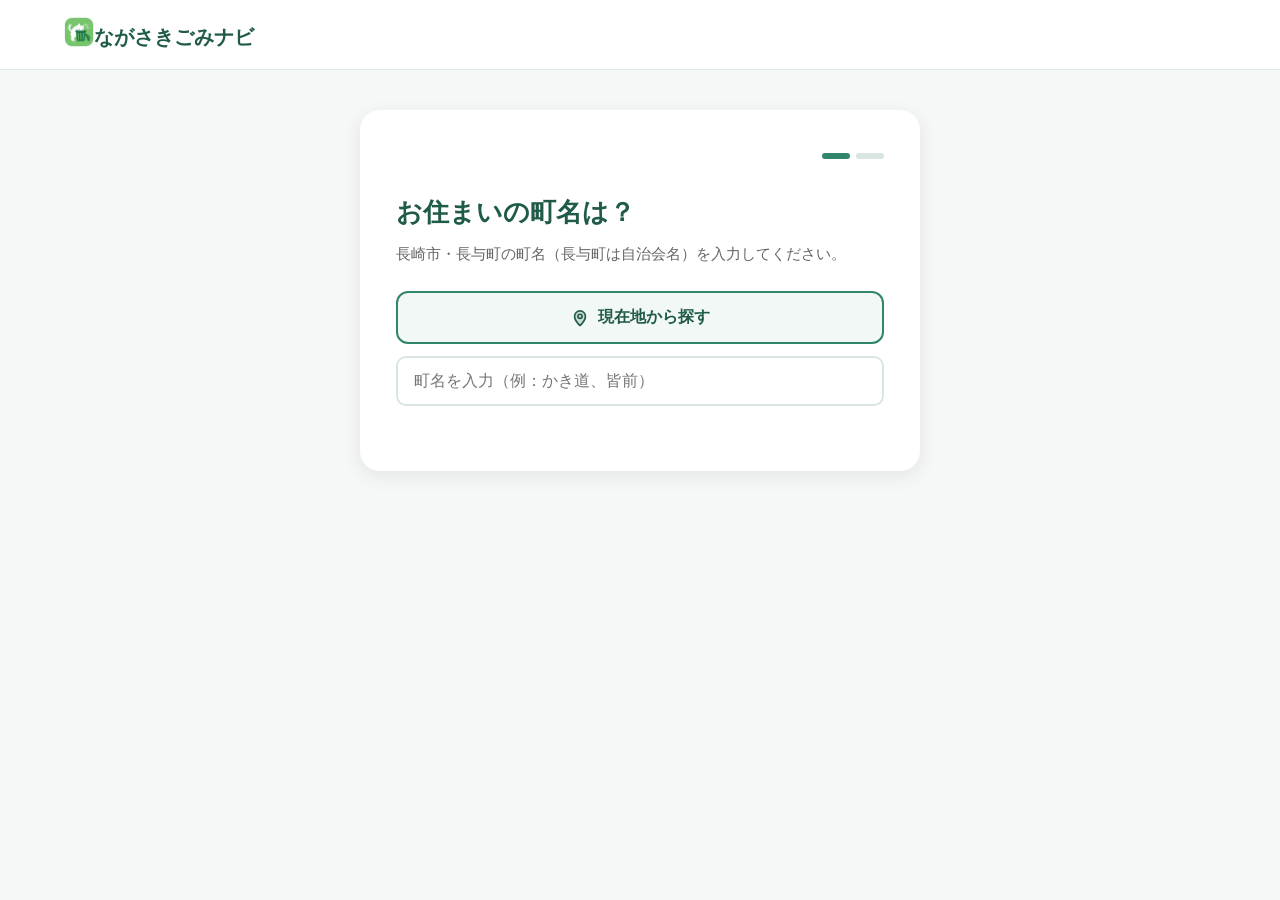
<file: index.html>
<!DOCTYPE html>
<html lang="ja">

<head>

    <meta charset="UTF-8">

    <meta
        name="viewport"
        content="width=device-width, initial-scale=1.0"
    >

    
        <link rel="icon" href="img/icon.png">
        <link rel="apple-touch-icon" href="img/icon.png">
        <link rel="manifest" href="manifest.json">
        
    <title>ながさきごみナビ</title>
    <link rel="icon" href="img/icon.ico">

    <link rel="stylesheet" href="css/style.css">
    <link rel="stylesheet" href="css/index.css">

</head>


<body>


    <!-- ========================================
         ヘッダー
    ======================================== -->

    <header class="header">

        <span class="header-logo">
            <img src="img/icon.ico" class="emoji-icon">ながさきごみナビ
        </span>

    </header>


    <!-- ========================================
         メイン
         1画面に1項目ずつ表示する
    ======================================== -->

    <main class="select-main">

        <section class="select-box">


            <!-- 戻る・進み具合 -->

            <div class="wizard-top">

                <button
                    id="back-button"
                    class="back-button"
                    type="button"
                    hidden
                >
                    ‹ 戻る
                </button>

                <ol
                    id="wizard-progress"
                    class="wizard-progress"
                    aria-label="設定の進み具合"
                ></ol>

            </div>


            <!-- ========================================
                 ステップ1：町名
            ======================================== -->

            <div
                id="step-town"
                class="wizard-step"
            >

                <h2 class="step-title">
                    お住まいの町名は？
                </h2>

                <p class="step-description">
                    長崎市・長与町の町名（長与町は自治会名）を入力してください。
                </p>


                <button
                    id="gps-button"
                    class="gps-button"
                    type="button"
                >
                    <svg class="icon" viewBox="0 0 24 24" aria-hidden="true"><path d="M12 21s-6.5-5.6-6.5-11a6.5 6.5 0 0 1 13 0c0 5.4-6.5 11-6.5 11z" fill="currentColor" fill-opacity=".18"/><circle cx="12" cy="10" r="2.5"/></svg>
                    <span id="gps-button-text">現在地から探す</span>
                </button>

                <p
                    id="gps-message"
                    class="gps-message"
                    hidden
                ></p>


                <!-- 現在地・前回の設定からの候補 -->

                <div
                    id="suggest-box"
                    class="suggest-box"
                    hidden
                >

                    <p
                        id="suggest-label"
                        class="suggest-label"
                    ></p>

                    <ul
                        id="suggest-list"
                        class="town-results"
                    ></ul>

                </div>


                <label
                    for="town-search"
                    class="visually-hidden"
                >
                    町名
                </label>

                <input
                    id="town-search"
                    class="town-search"
                    type="search"
                    placeholder="町名を入力（例：かき道、皆前）"
                    autocomplete="off"
                >

                <p
                    id="town-count"
                    class="town-count"
                ></p>

                <ul
                    id="town-results"
                    class="town-results"
                ></ul>

            </div>


            <!-- ========================================
                 ステップ2：ごみステーションの曜日
                 （ステーションによって曜日が異なる町のみ）
            ======================================== -->

            <div
                id="step-variant"
                class="wizard-step"
                hidden
            >

                <p
                    id="variant-town"
                    class="step-town"
                ></p>

                <h2
                    id="variant-title"
                    class="step-title"
                ></h2>

                <p class="step-description">
                    この町は、ごみステーションによって収集曜日が異なります。いつも出しているごみステーションの曜日を選んでください。
                </p>

                <div
                    id="variant-options"
                    class="choice-list"
                ></div>

                <p class="step-note">
                    わからない場合は、ごみステーションの掲示や市のごみステーションマップでご確認ください。
                </p>

            </div>


            <!-- ========================================
                 ステップ3：確認
            ======================================== -->

            <div
                id="step-confirm"
                class="wizard-step"
                hidden
            >

                <p
                    id="confirm-town"
                    class="step-town"
                ></p>

                <h2 class="step-title">
                    この曜日で合っていますか？
                </h2>

                <ul
                    id="confirm-list"
                    class="confirm-list"
                ></ul>

                <div class="confirm-actions">

                    <button
                        id="start-button"
                        class="start-button"
                        type="button"
                    >
                        はい、これで始める
                    </button>

                    <button
                        id="fix-variant-button"
                        class="sub-button"
                        type="button"
                        hidden
                    >
                        曜日を選び直す
                    </button>

                    <button
                        id="fix-town-button"
                        class="sub-button"
                        type="button"
                    >
                        町名を選び直す
                    </button>

                </div>

                <p class="step-note">
                    ※ 選んだ地域はこの端末に保存されます。あとから「変更」で選び直せます。
                </p>

            </div>


        </section>

    </main>


    <script src="js/data.js"></script>
    <script src="js/script.js"></script>

</body>

</html>
</file>
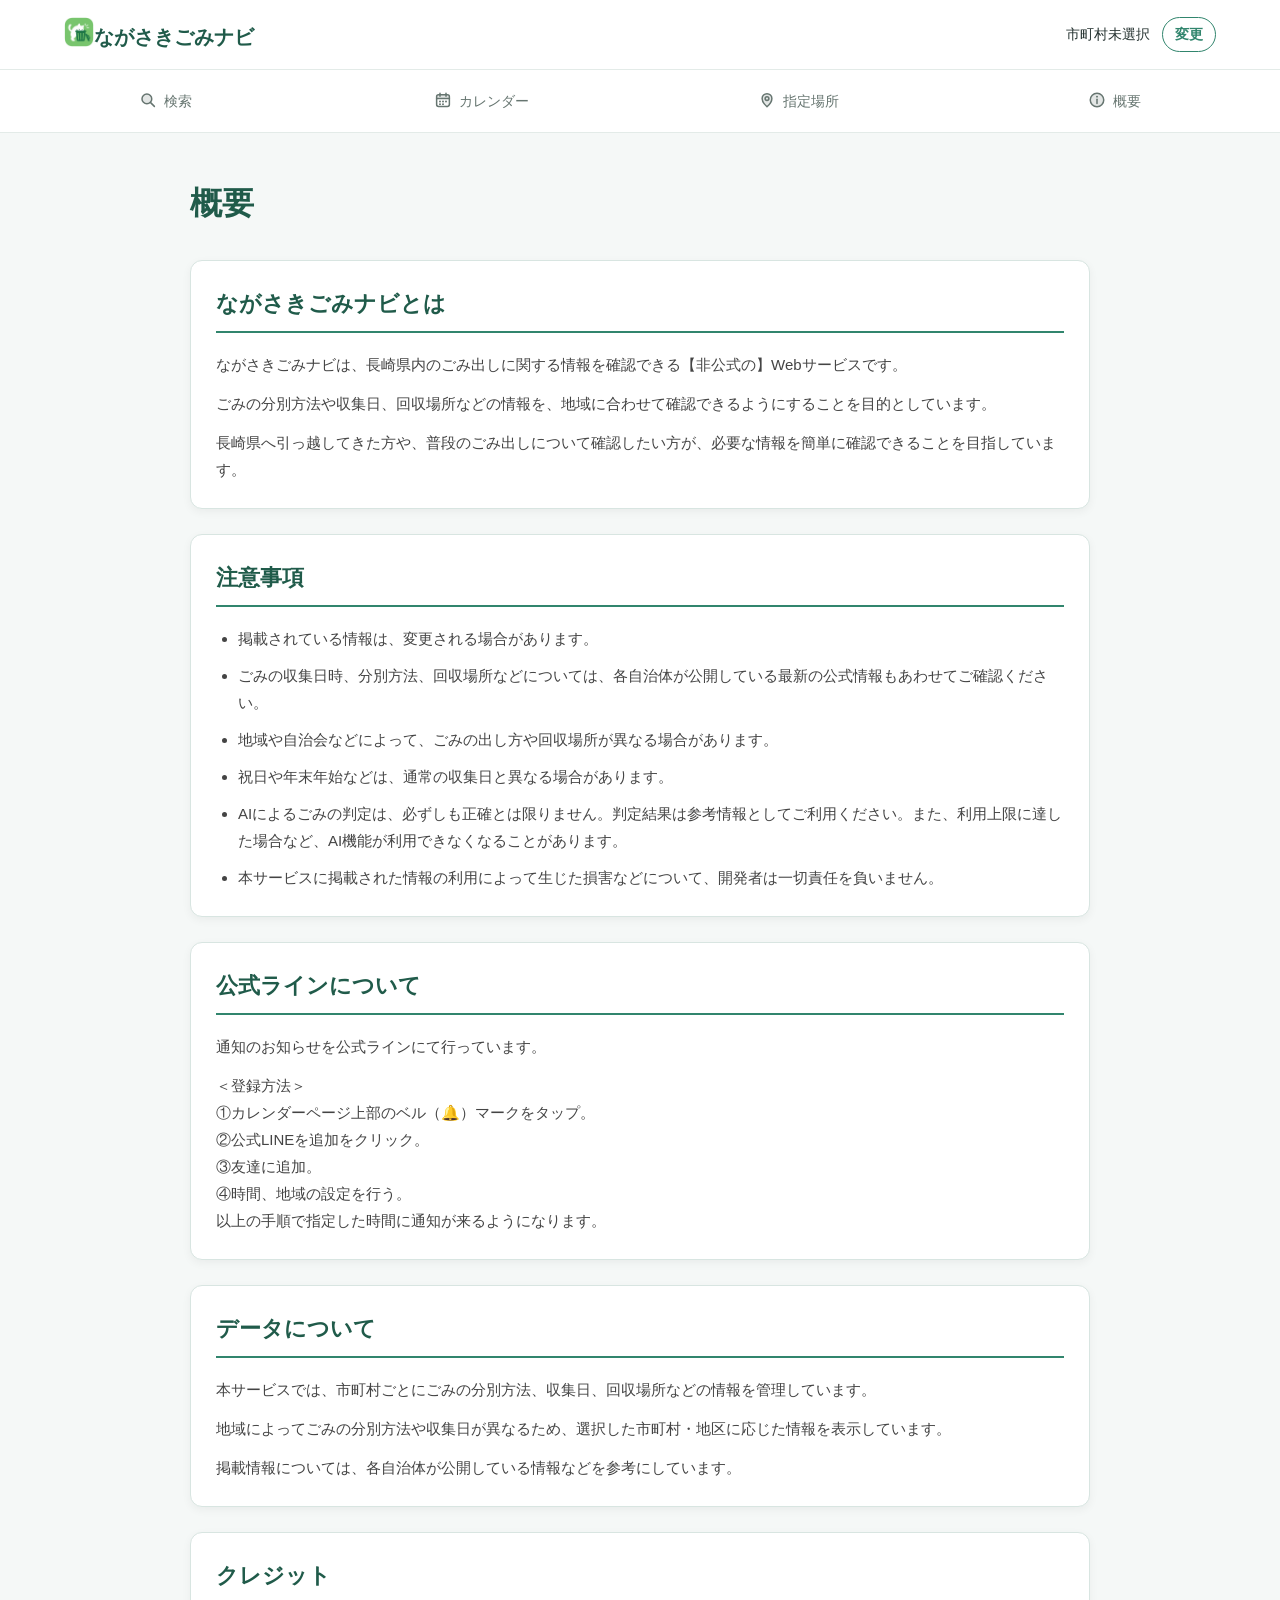
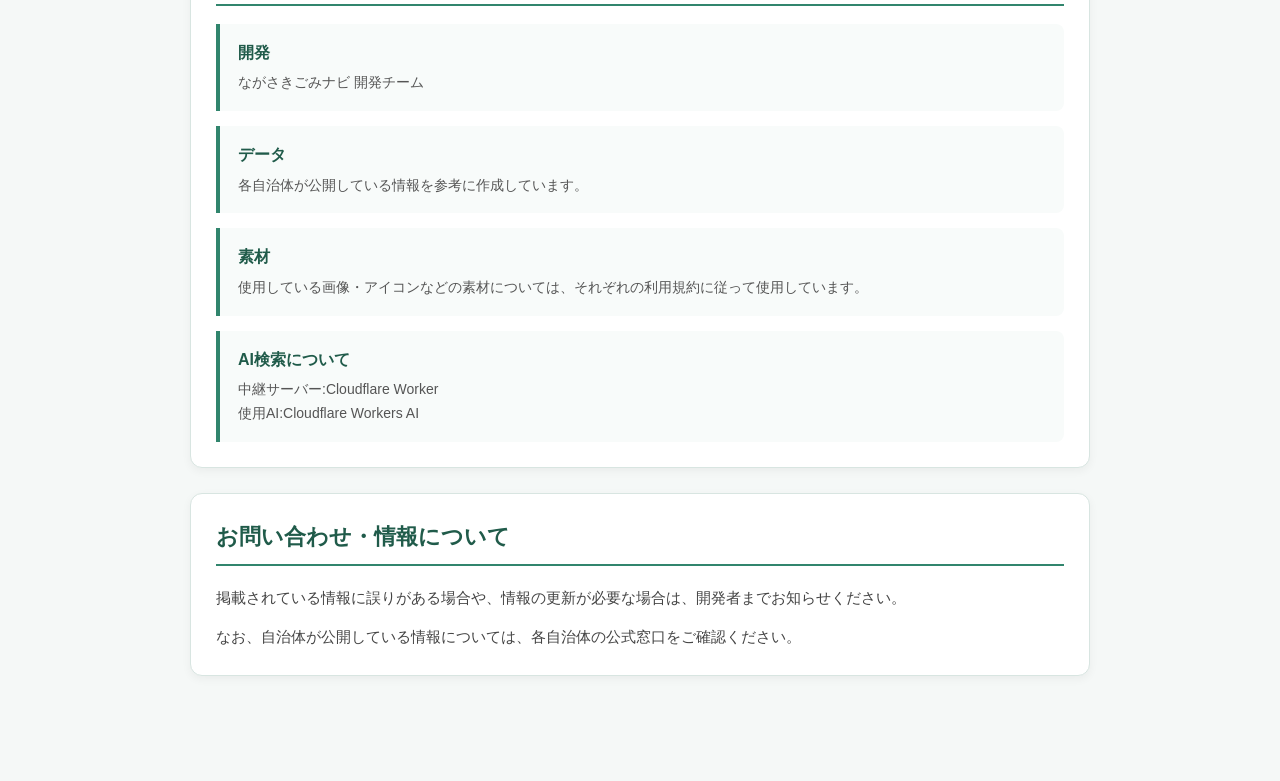
<file: about.html>
<!DOCTYPE html>
<html lang="ja">

<head>

    <meta charset="UTF-8">

    <meta
        name="viewport"
        content="width=device-width, initial-scale=1.0"
    >

    <title>ながさきごみナビ</title>
    <link rel="icon" href="img/icon.ico">

    <link
        rel="stylesheet"
        href="css/style.css"
    >

    <link
        rel="stylesheet"
        href="css/about.css"
    >

</head>

<body>

    <!-- ===========================
         ヘッダー
    ============================ -->

    <header class="header">

        <a href="main.html" class="header-logo">
            <img src="img/icon.ico" class="emoji-icon">ながさきごみナビ
        </a>

        <link rel="icon" href="img/icon.png">
        <link rel="apple-touch-icon" href="img/icon.png">
        <link rel="manifest" href="manifest.json">

        <div class="selected-city">

            <span id="city-name">
                読み込み中...
            </span>

            <span
                id="area-name"
                class="selected-area"
            ></span>

            <a href="index.html?change=true">
                変更
            </a>

        </div>

    </header>


    <!-- ===========================
         ナビゲーション
    ============================ -->

    <nav class="navigation">

        <a
            href="search.html"
            class="nav-item"
        >
            <span><svg class="icon" viewBox="0 0 24 24" aria-hidden="true"><circle cx="10.5" cy="10.5" r="6.5" fill="currentColor" fill-opacity=".18"/><path d="M15.5 15.5 20.5 20.5"/></svg></span>
            <span>検索</span>
        </a>

        <a
            href="calendar.html"
            class="nav-item"
        >
            <span><svg class="icon" viewBox="0 0 24 24" aria-hidden="true"><path d="M3.5 7.5a2.5 2.5 0 0 1 2.5-2.5h12a2.5 2.5 0 0 1 2.5 2.5V10h-17z" fill="currentColor" fill-opacity=".18" stroke="none"/><rect x="3.5" y="5" width="17" height="15.5" rx="2.5"/><path d="M3.5 10h17M8 3v4M16 3v4"/><path d="M8 14h.01M12 14h.01M16 14h.01M8 17.5h.01M12 17.5h.01" stroke-width="2.6"/></svg></span>
            <span>カレンダー</span>
        </a>

        <a
            href="location.html"
            class="nav-item"
        >
            <span><svg class="icon" viewBox="0 0 24 24" aria-hidden="true"><path d="M12 21s-6.5-5.6-6.5-11a6.5 6.5 0 0 1 13 0c0 5.4-6.5 11-6.5 11z" fill="currentColor" fill-opacity=".18"/><circle cx="12" cy="10" r="2.5"/></svg></span>
            <span>指定場所</span>
        </a>

        <a
            href="about.html"
            class="nav-item"
        >
            <span><svg class="icon" viewBox="0 0 24 24" aria-hidden="true"><circle cx="12" cy="12" r="9" fill="currentColor" fill-opacity=".18"/><path d="M12 11v5.5"/><path d="M12 7.5h.01" stroke-width="2.6"/></svg></span>
            <span>概要</span>
        </a>

    </nav>


    <!-- ===========================
         メイン
    ============================ -->

    <main class="about-container">

        <h1>
            概要
        </h1>


        <!-- ===========================
             サービスについて
        ============================ -->

        <section class="about-section">

            <h2>
                ながさきごみナビとは
            </h2>

            <p>
                ながさきごみナビは、長崎県内のごみ出しに関する情報を確認できる【非公式の】Webサービスです。
            </p>

            <p>
                ごみの分別方法や収集日、回収場所などの情報を、地域に合わせて確認できるようにすることを目的としています。
            </p>

            <p>
                長崎県へ引っ越してきた方や、普段のごみ出しについて確認したい方が、必要な情報を簡単に確認できることを目指しています。
            </p>

        </section>


        <!-- ===========================
             注意事項
        ============================ -->

        <section class="about-section">

            <h2>
                注意事項
            </h2>

            <ul class="notice-list">

                <li>
                    掲載されている情報は、変更される場合があります。
                </li>

                <li>
                    ごみの収集日時、分別方法、回収場所などについては、各自治体が公開している最新の公式情報もあわせてご確認ください。
                </li>

                <li>
                    地域や自治会などによって、ごみの出し方や回収場所が異なる場合があります。
                </li>

                <li>
                    祝日や年末年始などは、通常の収集日と異なる場合があります。
                </li>

                <li>
                    AIによるごみの判定は、必ずしも正確とは限りません。判定結果は参考情報としてご利用ください。また、利用上限に達した場合など、AI機能が利用できなくなることがあります。
                </li>

                <li>
                    本サービスに掲載された情報の利用によって生じた損害などについて、開発者は一切責任を負いません。
                </li>

            </ul>

        </section>


        

        <!-- ===========================
             公式ラインについて
        ============================ -->

        <section class="about-section">

            <h2>
                公式ラインについて
            </h2>

            <p>
                通知のお知らせを公式ラインにて行っています。
            </p>

            <p>
                ＜登録方法＞<br>
                ①カレンダーページ上部のベル（🔔）マークをタップ。<br>
                ②公式LINEを追加をクリック。<br>
                ③友達に追加。<br>
                ④時間、地域の設定を行う。<br>
                以上の手順で指定した時間に通知が来るようになります。
            </p>

        </section>


        <!-- ===========================
             データについて
        ============================ -->

        <section class="about-section">

            <h2>
                データについて
            </h2>

            <p>
                本サービスでは、市町村ごとにごみの分別方法、収集日、回収場所などの情報を管理しています。
            </p>

            <p>
                地域によってごみの分別方法や収集日が異なるため、選択した市町村・地区に応じた情報を表示しています。
            </p>

            <p>
                掲載情報については、各自治体が公開している情報などを参考にしています。
            </p>

        </section>


        <!-- ===========================
             クレジット
        ============================ -->

        <section class="about-section">

            <h2>
                クレジット
            </h2>

            <div class="credit-list">

                <div class="credit-item">

                    <h3>
                        開発
                    </h3>

                    <p>
                        ながさきごみナビ 開発チーム
                    </p>

                </div>


                <div class="credit-item">

                    <h3>
                        データ
                    </h3>

                    <p>
                        各自治体が公開している情報を参考に作成しています。
                    </p>

                </div>


                <div class="credit-item">

                    <h3>
                        素材
                    </h3>

                    <p>
                        使用している画像・アイコンなどの素材については、それぞれの利用規約に従って使用しています。
                    </p>

                </div>

                <div class="credit-item">

                    <h3>
                        AI検索について
                    </h3>

                    <p>
                        中継サーバー:Cloudflare Worker<br>使用AI:Cloudflare Workers AI
                    </p>

                </div>

            </div>

        </section>


        <!-- ===========================
             お問い合わせ
        ============================ -->

        <section class="about-section">

            <h2>
                お問い合わせ・情報について
            </h2>

            <p>
                掲載されている情報に誤りがある場合や、情報の更新が必要な場合は、開発者までお知らせください。
            </p>

            <p>
                なお、自治体が公開している情報については、各自治体の公式窓口をご確認ください。
            </p>

        </section>

    </main>


    <script src="js/data.js"></script>

    <script>

        /*
         * 選択中の市町村・町名を表示（他ページと同じく GomiData を使う）
         */

        async function loadLocation() {

            const cityName =
                document.getElementById("city-name");

            const areaName =
                document.getElementById("area-name");

            const selection =
                GomiData.getSelection();

            if (!selection.municipalityId) {

                cityName.textContent =
                    "市町村未選択";

                return;

            }

            try {

                const municipalities =
                    await GomiData.loadMunicipalities();

                const municipality =
                    municipalities.find(function (item) {
                        return item.id === selection.municipalityId;
                    });

                if (municipality) {
                    cityName.textContent = municipality.name;
                }

                areaName.textContent =
                    await GomiData.getSelectionLabel();

            } catch (error) {

                console.error(
                    "地域情報の読み込みに失敗しました。",
                    error
                );

            }

        }


        loadLocation();

    </script>

</body>

</html>
</file>
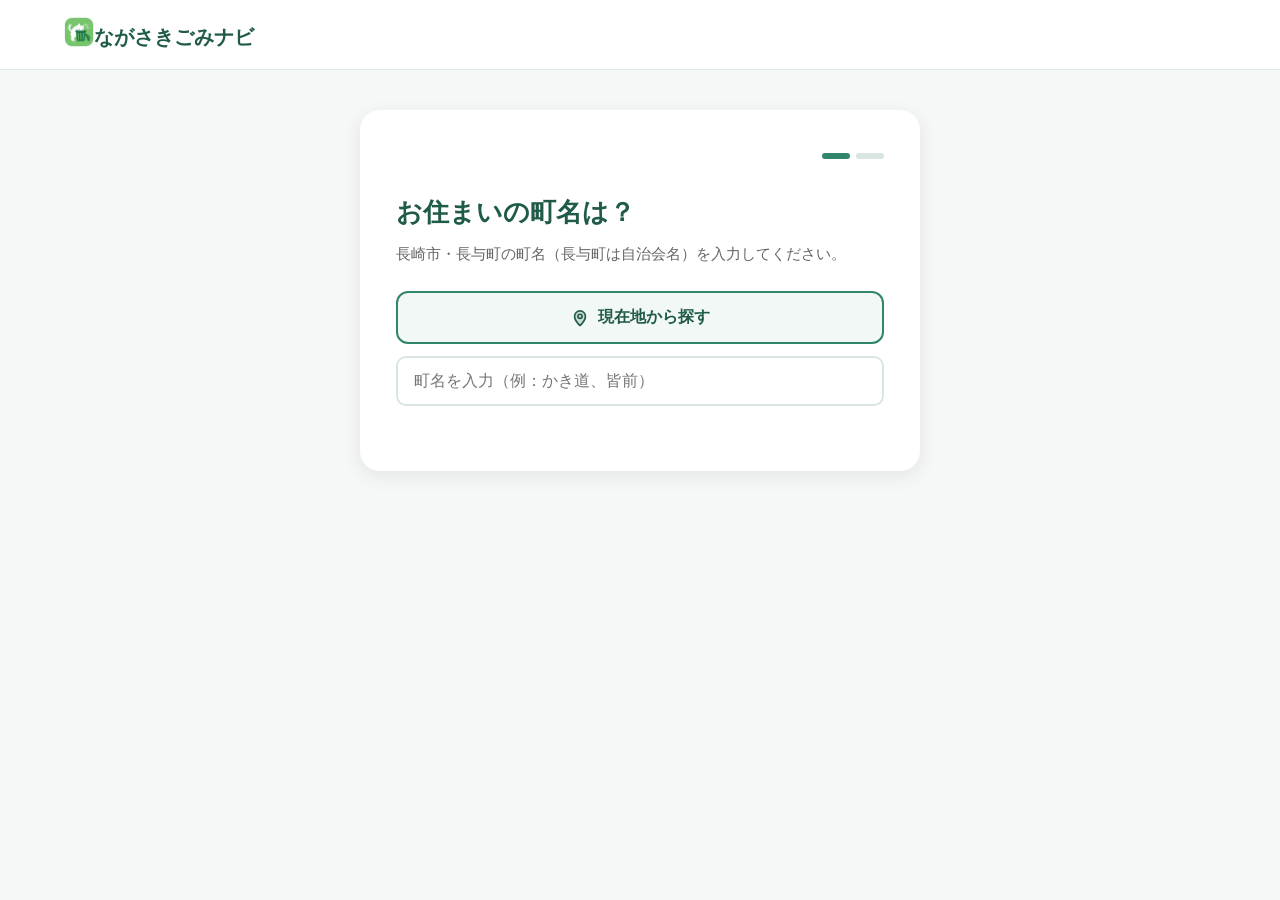
<file: calendar.html>
<!DOCTYPE html>
<html lang="ja">

<head>

    <meta charset="UTF-8">

    <meta name="viewport" content="width=device-width, initial-scale=1.0">

    <title>
        ながさきごみナビ
    </title>

    <link rel="icon" href="img/icon.ico">

    <link rel="stylesheet" href="css/style.css">

    <link rel="stylesheet" href="css/calendar.css">

</head>


<body>


    <!-- ===========================
         ヘッダー
    ============================ -->

    <header class="header">

        <a href="main.html" class="header-logo">
            <img src="img/icon.ico" class="emoji-icon">ながさきごみナビ
        </a>


        <link rel="icon" href="img/icon.png">
        <link rel="apple-touch-icon" href="img/icon.png">
        <link rel="manifest" href="manifest.json">


        <div class="selected-city">

            <span id="city-name">
                読み込み中...
            </span>

            <span id="area-name" class="selected-area"></span>

            <a href="index.html?change=true">
                変更
            </a>

        </div>

    </header>


    <!-- ===========================
         ナビゲーション
    ============================ -->

    <nav class="navigation">

        <a href="search.html" class="nav-item">

            <span>
                <svg class="icon" viewBox="0 0 24 24" aria-hidden="true">
                    <circle cx="10.5" cy="10.5" r="6.5" fill="currentColor" fill-opacity=".18" />
                    <path d="M15.5 15.5 20.5 20.5" />
                </svg>
            </span>

            <span>
                検索
            </span>

        </a>


        <a href="calendar.html" class="nav-item">

            <span>
                <svg class="icon" viewBox="0 0 24 24" aria-hidden="true">

                    <path d="M3.5 7.5a2.5 2.5 0 0 1 2.5-2.5h12a2.5 2.5 0 0 1 2.5 2.5V10h-17z" fill="currentColor"
                        fill-opacity=".18" stroke="none" />

                    <rect x="3.5" y="5" width="17" height="15.5" rx="2.5" />

                    <path d="M3.5 10h17M8 3v4M16 3v4" />

                    <path d="M8 14h.01M12 14h.01M16 14h.01M8 17.5h.01M12 17.5h.01" stroke-width="2.6" />

                </svg>
            </span>

            <span>
                カレンダー
            </span>

        </a>


        <a href="location.html" class="nav-item">

            <span>
                <svg class="icon" viewBox="0 0 24 24" aria-hidden="true">

                    <path d="M12 21s-6.5-5.6-6.5-11a6.5 6.5 0 0 1 13 0c0 5.4-6.5 11-6.5 11z" fill="currentColor"
                        fill-opacity=".18" />

                    <circle cx="12" cy="10" r="2.5" />

                </svg>
            </span>

            <span>
                指定場所
            </span>

        </a>


        <a href="about.html" class="nav-item">

            <span>
                <svg class="icon" viewBox="0 0 24 24" aria-hidden="true">

                    <circle cx="12" cy="12" r="9" fill="currentColor" fill-opacity=".18" />

                    <path d="M12 11v5.5" />

                    <path d="M12 7.5h.01" stroke-width="2.6" />

                </svg>
            </span>

            <span>
                概要
            </span>

        </a>

    </nav>


    <!-- ===========================
         メイン
    ============================ -->

    <main class="calendar-container">


        <!-- ===========================
             カレンダータイトル
        ============================ -->

        <div class="calendar-title-row">

            <h1 class="calendar-title">

                ごみ収集カレンダー

                <span id="calendar-area-name"></span>

            </h1>


            <!-- ===========================
                 通知設定ボタン
            ============================ -->

            <button type="button" id="notification-button" class="notification-button" aria-label="通知設定">

                <svg class="icon" viewBox="0 0 24 24" aria-hidden="true">

                    <path d="M6 16.5V11a6 6 0 0 1 12 0v5.5l1.5 1.5h-15z" fill="currentColor" fill-opacity=".18" />

                    <path d="M12 3v2M10 20.5a2 2 0 0 0 4 0" />

                </svg>

            </button>


            <!-- ===========================
                 通知設定ポップアップ
            ============================ -->

            <div id="notification-popup" class="notification-popup">


                <!-- ===========================
                     ポップアップタイトル
                ============================ -->

                <div class="notification-popup-title">

                    <span>

                            <path d="M12 3v2M10 20.5a2 2 0 0 0 4 0" />

                      

                        ごみ通知設定

                    </span>


                    <button type="button" id="notification-close" class="notification-close" aria-label="閉じる">
                        ×
                    </button>

                </div>


                <!-- ===========================
                     LINE通知
                ============================ -->

                <div class="line-notification">


                    <div class="line-notification-title">
                        ごみの通知設定
                    </div>


                    <p class="line-notification-description">
                        公式LINEから通知を受け取ることができます
                    </p>


                    <!--
                        ここに公式LINEの友だち追加URLを設定してください
                    -->

                    <a href="https://line.me/R/ti/p/@511zwuqc" target="_blank" rel="noopener noreferrer" class="line-add-button">
                        公式LINEを追加
                    </a>


                </div>


            </div>

        </div>


        <!-- ===========================
             月移動
        ============================ -->

        <div class="month-navigation">


            <button type="button" id="previous-month">
                ← 前の月
            </button>


            <h2 id="month-title">
                読み込み中...
            </h2>


            <button type="button" id="next-month">
                次の月 →
            </button>


        </div>


        <!-- ===========================
             カレンダー
        ============================ -->

        <div class="calendar-card">


            <!-- 曜日 -->

            <div class="calendar-week">

                <div>
                    日
                </div>

                <div>
                    月
                </div>

                <div>
                    火
                </div>

                <div>
                    水
                </div>

                <div>
                    木
                </div>

                <div>
                    金
                </div>

                <div>
                    土
                </div>

            </div>


            <!-- 日付 -->

            <div id="calendar-days" class="calendar-days">
            </div>


        </div>


        <!-- ===========================
             カレンダーに追加した
             指定場所
        ============================ -->

        <section class="location-information">


            <h2>
                カレンダーに追加した指定場所
            </h2>


            <div id="calendar-location-list" class="calendar-location-list">
            </div>


        </section>


        <!-- ===========================
             ごみ情報
        ============================ -->

        <section class="garbage-information">


            <h2>
                ごみ情報
            </h2>


            <div id="garbage-list" class="garbage-list">
            </div>


        </section>


    </main>


    <!-- ===========================
         JavaScript
    ============================ -->

    <script src="js/data.js"></script>

    <script src="js/icons.js"></script>

    <script src="js/calendar.js"></script>


</body>

</html>
</file>
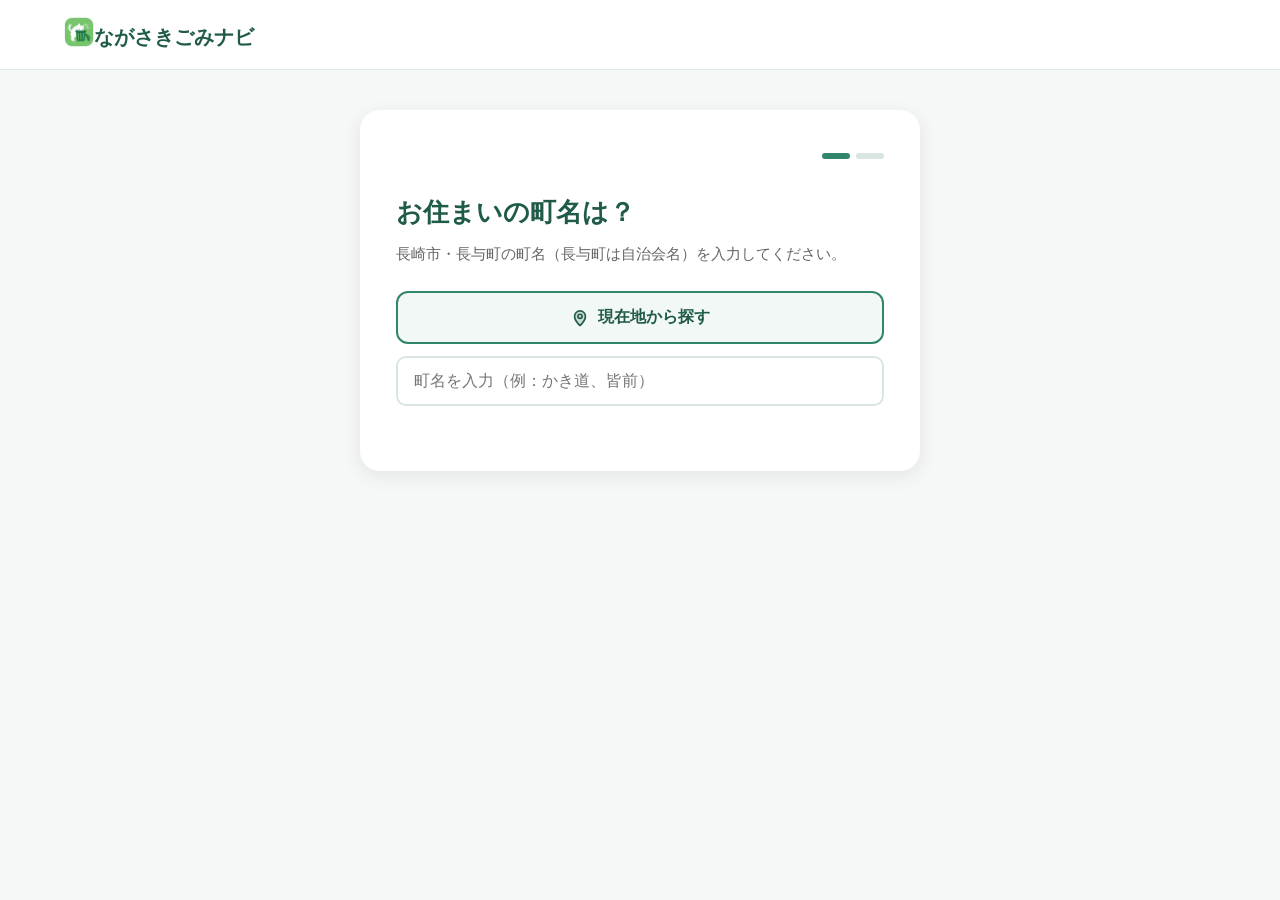
<file: location.html>
<!DOCTYPE html>
<html lang="ja">

<head>

    <meta charset="UTF-8">

    <meta
        name="viewport"
        content="width=device-width, initial-scale=1.0"
    >

    <title>ながさきごみナビ</title>
    <link rel="icon" href="img/icon.ico">

    <link
        rel="stylesheet"
        href="css/style.css"
    >

    <link
        rel="stylesheet"
        href="css/location.css"
    >

</head>

<body>

    <!-- ===========================
         ヘッダー
    ============================ -->

    <header class="header">

        <a href="main.html" class="header-logo">
            <img src="img/icon.ico" class="emoji-icon">ながさきごみナビ
        </a>

        
        <link rel="icon" href="img/icon.png">
        <link rel="apple-touch-icon" href="img/icon.png">
        <link rel="manifest" href="manifest.json">
        

        <div class="selected-city">

            <span id="city-name">
                読み込み中...
            </span>

            <span
                id="area-name"
                class="selected-area"
            ></span>

            <a href="index.html?change=true">
                変更
            </a>

        </div>

    </header>


    <!-- ===========================
         ナビゲーション
    ============================ -->

    <nav class="navigation">

        <a
            href="search.html"
            class="nav-item"
        >
            <span><svg class="icon" viewBox="0 0 24 24" aria-hidden="true"><circle cx="10.5" cy="10.5" r="6.5" fill="currentColor" fill-opacity=".18"/><path d="M15.5 15.5 20.5 20.5"/></svg></span>
            <span>検索</span>
        </a>

        <a
            href="calendar.html"
            class="nav-item"
        >
            <span><svg class="icon" viewBox="0 0 24 24" aria-hidden="true"><path d="M3.5 7.5a2.5 2.5 0 0 1 2.5-2.5h12a2.5 2.5 0 0 1 2.5 2.5V10h-17z" fill="currentColor" fill-opacity=".18" stroke="none"/><rect x="3.5" y="5" width="17" height="15.5" rx="2.5"/><path d="M3.5 10h17M8 3v4M16 3v4"/><path d="M8 14h.01M12 14h.01M16 14h.01M8 17.5h.01M12 17.5h.01" stroke-width="2.6"/></svg></span>
            <span>カレンダー</span>
        </a>

        <a
            href="location.html"
            class="nav-item"
        >
            <span><svg class="icon" viewBox="0 0 24 24" aria-hidden="true"><path d="M12 21s-6.5-5.6-6.5-11a6.5 6.5 0 0 1 13 0c0 5.4-6.5 11-6.5 11z" fill="currentColor" fill-opacity=".18"/><circle cx="12" cy="10" r="2.5"/></svg></span>
            <span>指定場所</span>
        </a>

        <a
            href="about.html"
            class="nav-item"
        >
            <span><svg class="icon" viewBox="0 0 24 24" aria-hidden="true"><circle cx="12" cy="12" r="9" fill="currentColor" fill-opacity=".18"/><path d="M12 11v5.5"/><path d="M12 7.5h.01" stroke-width="2.6"/></svg></span>
            <span>概要</span>
        </a>

    </nav>


    <!-- ===========================
         メイン
    ============================ -->

    <main class="location-container">

        <h1>
            指定場所
        </h1>

        <p class="location-description">
            ごみの回収場所と回収日時を確認できます。
        </p>


        <!-- 市町村名 -->

        <section class="municipality-section">

            <h2 id="municipality-name">
                読み込み中...
            </h2>


            <!-- 自治会一覧 -->

            <div
                id="jichikai-list"
                class="jichikai-list"
            >
            </div>

        </section>

    </main>


    <script src="js/data.js"></script>
    <script src="js/location.js"></script>

</body>

</html>
</file>
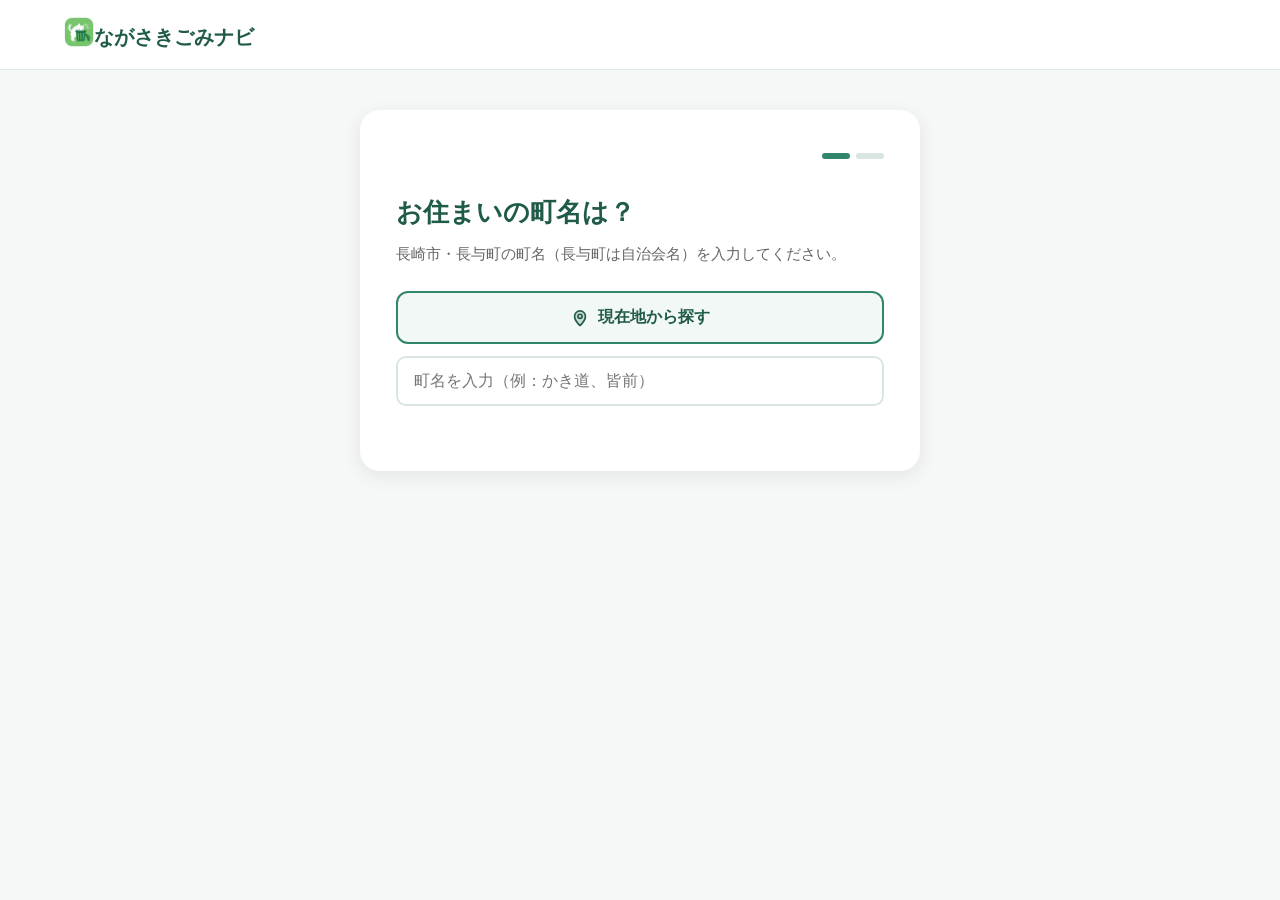
<file: main.html>
<!DOCTYPE html>
<html lang="ja">

<head>

    <meta charset="UTF-8">

    <meta
        name="viewport"
        content="width=device-width, initial-scale=1.0"
    >

    <title>
        ながさきごみナビ
    </title>

    <link rel="icon" href="img/icon.ico">
    <link
        rel="stylesheet"
        href="css/style.css"
    >

    <link
        rel="stylesheet"
        href="css/main.css"
    >

</head>


<body>


    <header class="header">

        <a href="main.html" class="header-logo">
            <img src="img/icon.ico" class="emoji-icon">ながさきごみナビ
        </a>

        
        <link rel="icon" href="img/icon.png">
        <link rel="apple-touch-icon" href="img/icon.png">
        <link rel="manifest" href="manifest.json">


        <div class="selected-city">

            <span id="city-name">
                読み込み中...
            </span>

            <span
                id="area-name"
                class="selected-area"
            ></span>

            <a href="index.html?change=true">
                変更
            </a>

        </div>

    </header>



    <nav class="navigation">

        <a
            href="search.html"
            class="nav-item"
        >
            <span><svg class="icon" viewBox="0 0 24 24" aria-hidden="true"><circle cx="10.5" cy="10.5" r="6.5" fill="currentColor" fill-opacity=".18"/><path d="M15.5 15.5 20.5 20.5"/></svg></span>
            <span>検索</span>
        </a>


        <a
            href="calendar.html"
            class="nav-item"
        >
            <span><svg class="icon" viewBox="0 0 24 24" aria-hidden="true"><path d="M3.5 7.5a2.5 2.5 0 0 1 2.5-2.5h12a2.5 2.5 0 0 1 2.5 2.5V10h-17z" fill="currentColor" fill-opacity=".18" stroke="none"/><rect x="3.5" y="5" width="17" height="15.5" rx="2.5"/><path d="M3.5 10h17M8 3v4M16 3v4"/><path d="M8 14h.01M12 14h.01M16 14h.01M8 17.5h.01M12 17.5h.01" stroke-width="2.6"/></svg></span>
            <span>カレンダー</span>
        </a>


        <a
            href="location.html"
            class="nav-item"
        >
            <span><svg class="icon" viewBox="0 0 24 24" aria-hidden="true"><path d="M12 21s-6.5-5.6-6.5-11a6.5 6.5 0 0 1 13 0c0 5.4-6.5 11-6.5 11z" fill="currentColor" fill-opacity=".18"/><circle cx="12" cy="10" r="2.5"/></svg></span>
            <span>指定場所</span>
        </a>


        <a
            href="about.html"
            class="nav-item"
        >
            <span><svg class="icon" viewBox="0 0 24 24" aria-hidden="true"><circle cx="12" cy="12" r="9" fill="currentColor" fill-opacity=".18"/><path d="M12 11v5.5"/><path d="M12 7.5h.01" stroke-width="2.6"/></svg></span>
            <span>概要</span>
        </a>

    </nav>



    <main class="main-container">


        <!-- ===========================
             ようこそ
        ============================ -->

        <section class="welcome">

            <p class="small-text">
                ようこそ
            </p>

            <h1>

                <span id="welcome-city">
                    読み込み中...
                </span>

                のごみ情報

            </h1>

            <p>
                今日のごみ出しや分別方法をかんたんに確認できます。
            </p>

        </section>



        <!-- ===========================
             今日のごみ
        ============================ -->

        <section class="today-card">

            <div class="today-header">

                <span>
                    今日のごみ
                </span>

                <span
                    id="today-date"
                    class="today-date"
                >
                    読み込み中...
                </span>

            </div>


            <div
                id="today-content"
                class="today-content"
            >
            </div>


            <div class="next-header">

                <span>
                    次の収集日
                </span>

            </div>


            <div
                id="next-content"
                class="next-content"
            >
            </div>

            <a
                href="calendar.html"
                class="card-button"
            >
                カレンダーを見る
            </a>

        </section>



        <!-- ===========================
             クイックメニュー
        ============================ -->

        <section class="quick-menu">


            <a
                href="search.html"
                class="quick-card"
            >

                <div class="quick-icon">
                    <svg class="icon" viewBox="0 0 24 24" aria-hidden="true"><circle cx="10.5" cy="10.5" r="6.5" fill="currentColor" fill-opacity=".18"/><path d="M15.5 15.5 20.5 20.5"/></svg>
                </div>

                <div>

                    <h2>
                        ごみを調べる
                    </h2>

                    <p>
                        名前や写真から<br>
                        ごみの種類を検索
                    </p>

                </div>

            </a>



            <a
                href="calendar.html"
                class="quick-card"
            >

                <div class="quick-icon">
                    <svg class="icon" viewBox="0 0 24 24" aria-hidden="true"><path d="M3.5 7.5a2.5 2.5 0 0 1 2.5-2.5h12a2.5 2.5 0 0 1 2.5 2.5V10h-17z" fill="currentColor" fill-opacity=".18" stroke="none"/><rect x="3.5" y="5" width="17" height="15.5" rx="2.5"/><path d="M3.5 10h17M8 3v4M16 3v4"/><path d="M8 14h.01M12 14h.01M16 14h.01M8 17.5h.01M12 17.5h.01" stroke-width="2.6"/></svg>
                </div>

                <div>

                    <h2>
                        カレンダー
                    </h2>

                    <p>
                        ごみ収集の日を<br>
                        カレンダーで確認
                    </p>

                </div>

            </a>



            <a
                href="location.html"
                class="quick-card"
            >

                <div class="quick-icon">
                    <svg class="icon" viewBox="0 0 24 24" aria-hidden="true"><path d="M12 21s-6.5-5.6-6.5-11a6.5 6.5 0 0 1 13 0c0 5.4-6.5 11-6.5 11z" fill="currentColor" fill-opacity=".18"/><circle cx="12" cy="10" r="2.5"/></svg>
                </div>

                <div>

                    <h2>
                        指定場所
                    </h2>

                    <p>
                        ごみを出す場所を<br>
                        確認
                    </p>

                </div>

            </a>



            <a
                href="about.html"
                class="quick-card"
            >

                <div class="quick-icon">
                    <svg class="icon" viewBox="0 0 24 24" aria-hidden="true"><circle cx="12" cy="12" r="9" fill="currentColor" fill-opacity=".18"/><path d="M12 11v5.5"/><path d="M12 7.5h.01" stroke-width="2.6"/></svg>
                </div>

                <div>

                    <h2>
                        概要
                    </h2>

                    <p>
                        本サイトの説明や<br>
                        注意など
                    </p>

                </div>

            </a>


        </section>

    </main>



    <script src="js/data.js"></script>
    <script src="js/icons.js"></script>
    <script src="js/main.js"></script>

</body>

</html>
</file>
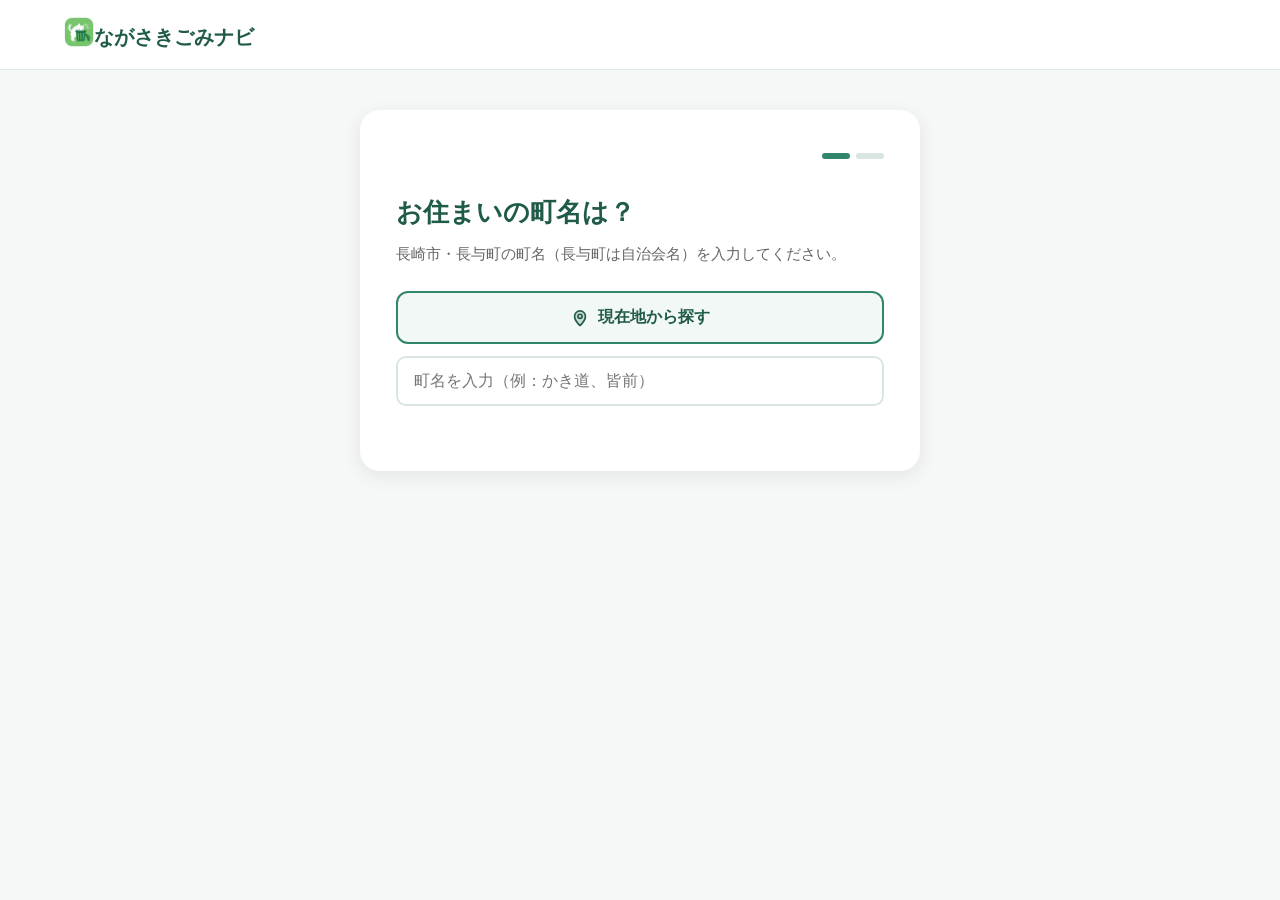
<file: search.html>
<!DOCTYPE html>
<html lang="ja">

<head>
    <meta charset="UTF-8">

    <meta
        name="viewport"
        content="width=device-width, initial-scale=1.0"
    >

    <title>
        ながさきごみナビ
    </title>
    <link rel="icon" href="img/icon.ico">

    <link
        rel="stylesheet"
        href="css/style.css"
    >

    <link
        rel="stylesheet"
        href="css/search.css"
    >
</head>

<body>

    <!-- ===========================
         ヘッダー
    ============================ -->

    <header class="header">

        <a href="main.html" class="header-logo">
            <img src="img/icon.ico" class="emoji-icon">ながさきごみナビ
        </a>

        
        <link rel="icon" href="img/icon.png">
        <link rel="apple-touch-icon" href="img/icon.png">
        <link rel="manifest" href="manifest.json">
        

        <div class="selected-city">

            <span id="city-name">
                読み込み中...
            </span>

            <span
                id="area-name"
                class="selected-area"
            ></span>

            <a href="index.html?change=true">
                変更
            </a>

        </div>

    </header>


    <!-- ===========================
         ナビゲーション
    ============================ -->

    <nav class="navigation">

        <a
            href="search.html"
            class="nav-item"
        >
            <span><svg class="icon" viewBox="0 0 24 24" aria-hidden="true"><circle cx="10.5" cy="10.5" r="6.5" fill="currentColor" fill-opacity=".18"/><path d="M15.5 15.5 20.5 20.5"/></svg></span>
            <span>検索</span>
        </a>

        <a
            href="calendar.html"
            class="nav-item"
        >
            <span><svg class="icon" viewBox="0 0 24 24" aria-hidden="true"><path d="M3.5 7.5a2.5 2.5 0 0 1 2.5-2.5h12a2.5 2.5 0 0 1 2.5 2.5V10h-17z" fill="currentColor" fill-opacity=".18" stroke="none"/><rect x="3.5" y="5" width="17" height="15.5" rx="2.5"/><path d="M3.5 10h17M8 3v4M16 3v4"/><path d="M8 14h.01M12 14h.01M16 14h.01M8 17.5h.01M12 17.5h.01" stroke-width="2.6"/></svg></span>
            <span>カレンダー</span>
        </a>

        <a
            href="location.html"
            class="nav-item"
        >
            <span><svg class="icon" viewBox="0 0 24 24" aria-hidden="true"><path d="M12 21s-6.5-5.6-6.5-11a6.5 6.5 0 0 1 13 0c0 5.4-6.5 11-6.5 11z" fill="currentColor" fill-opacity=".18"/><circle cx="12" cy="10" r="2.5"/></svg></span>
            <span>指定場所</span>
        </a>

        <a
            href="about.html"
            class="nav-item"
        >
            <span><svg class="icon" viewBox="0 0 24 24" aria-hidden="true"><circle cx="12" cy="12" r="9" fill="currentColor" fill-opacity=".18"/><path d="M12 11v5.5"/><path d="M12 7.5h.01" stroke-width="2.6"/></svg></span>
            <span>概要</span>
        </a>

    </nav>


    <!-- ===========================
         メイン
    ============================ -->

    <main class="search-container">

        <h1>
            ごみを検索
        </h1>

        <p class="search-description">
            捨てたいごみの名前を入力するか、画像をアップロードしてください。
        </p>


        <!-- ===========================
             文字検索
        ============================ -->

        <section class="search-section">

            <h2>
                文字から検索
            </h2>

            <div class="search-box">

                <input
                    type="text"
                    id="search-input"
                    placeholder="例：ペットボトル"
                >

                <button
                    type="button"
                    id="search-button"
                >
                    <svg class="icon" viewBox="0 0 24 24" aria-hidden="true"><circle cx="10.5" cy="10.5" r="6.5" fill="currentColor" fill-opacity=".18"/><path d="M15.5 15.5 20.5 20.5"/></svg> 検索
                </button>

            </div>

        </section>


        <!-- ===========================
             画像検索
        ============================ -->

        <section class="image-search-section">

            <h2>
                画像から検索
            </h2>

            <p class="image-search-description">
                文字で検索しても見つからないごみや、名前が分からないごみは画像から判定できます。
            </p>


            <!-- ファイル選択 -->

            <div class="image-upload-area">

                <label
                    for="image-input"
                    class="image-upload-button"
                >
                    <svg class="icon" viewBox="0 0 24 24" aria-hidden="true"><path d="M3.5 8.5A1.5 1.5 0 0 1 5 7h2.6l1.5-2.2h5.8L16.4 7H19a1.5 1.5 0 0 1 1.5 1.5v9.5a1.5 1.5 0 0 1-1.5 1.5H5a1.5 1.5 0 0 1-1.5-1.5z" fill="currentColor" fill-opacity=".18"/><circle cx="12" cy="13" r="3.5"/></svg> 画像を選択
                </label>

                <input
                    type="file"
                    id="image-input"
                    accept="image/*"
                >

            </div>


            <!-- 画像プレビュー -->

            <div
                id="image-preview-area"
                class="image-preview-area"
            >

                <p class="image-preview-message">
                    画像を選択するとここに表示されます。
                </p>

            </div>


            <!-- AI判定ボタン -->

            <button
                type="button"
                id="image-ai-button"
                class="image-ai-button"
                disabled
            >
                <svg class="icon" viewBox="0 0 24 24" aria-hidden="true"><rect x="4.5" y="8" width="15" height="11.5" rx="3" fill="currentColor" fill-opacity=".18"/><path d="M12 8V5.5M2.5 12.5v3M21.5 12.5v3M10 16.5h4"/><path d="M12 4h.01M9.5 12.5h.01M14.5 12.5h.01" stroke-width="2.8"/></svg> AIで判定
            </button>

        </section>


        <!-- ===========================
             検索結果
        ============================ -->

        <section
            id="search-result"
            class="search-result"
        ></section>


        <!-- ===========================
             AI判定結果
        ============================ -->

        <section
            id="ai-result"
            class="ai-result"
        ></section>

    </main>


    <script src="js/data.js"></script>
    <script src="js/icons.js"></script>
    <script src="js/search.js"></script>

</body>

</html>
</file>
<file: css/style.css>
/* =========================
   基本設定
========================= */

.emoji-icon {
    width: 1.5em;
    height: 1.5em;
    vertical-align: -0.15em;
    object-fit: contain;
}


* {
    margin: 0;
    padding: 0;
    box-sizing: border-box;
}

html {
    scroll-behavior: smooth;
}

body {
    font-family:
        "Noto Sans JP",
        "Yu Gothic",
        "Meiryo",
        sans-serif;

    background: #f5f8f7;
    color: #263331;

    line-height: 1.6;
}


/* =========================
   共通リンク
========================= */

a {
    text-decoration: none;
    color: inherit;
}


/* =========================
   市町村検索
========================= */

.index-page {
    min-height: 100vh;

    display: flex;
    justify-content: center;
    align-items: center;

    background:
        linear-gradient(
            135deg,
            #e9f8f2,
            #f7fbfa
        );
}

.index-container {
    width: min(90%, 550px);

    text-align: center;
}

.logo-icon {
    font-size: 64px;
    margin-bottom: 10px;
}

.logo h1 {
    font-size: 32px;
    color: #205b4a;
}

.index-catch {
    margin-top: 20px;
    font-size: 18px;
    color: #58716a;
}

.city-box {
    margin-top: 40px;

    background: white;

    padding: 35px;

    border-radius: 20px;

    box-shadow:
        0 10px 30px rgba(0, 0, 0, 0.08);
}

.city-box label {
    display: block;

    text-align: left;

    font-weight: bold;

    margin-bottom: 10px;
}

.city-box select {
    width: 100%;

    padding: 15px;

    border: 1px solid #d4dfdb;

    border-radius: 10px;

    font-size: 16px;

    background: white;
}

.city-box button {
    width: 100%;

    margin-top: 20px;

    padding: 15px;

    border: none;

    border-radius: 10px;

    background: #31856d;

    color: white;

    font-size: 16px;
    font-weight: bold;

    cursor: pointer;

    transition: 0.2s;
}

.city-box button:hover {
    background: #256c58;
    transform: translateY(-2px);
}

.index-note {
    margin-top: 20px;

    font-size: 13px;

    color: #82908c;
}


/* =========================
   ヘッダー
========================= */

.header {
    height: 70px;

    display: flex;
    justify-content: space-between;
    align-items: center;

    padding: 0 5%;

    background: white;

    border-bottom: 1px solid #e3ebe8;
}

.header-logo {
    font-size: 20px;

    font-weight: bold;

    color: #205b4a;
}

.selected-city {
    display: flex;

    align-items: center;

    gap: 12px;

    font-size: 14px;
}

.selected-city a {
    color: #31856d;

    border: 1px solid #31856d;

    padding: 5px 12px;

    border-radius: 20px;

    font-weight: bold;

    text-decoration: none;
}

.selected-area {
    padding-left: 12px;

    border-left: 1px solid #cccccc;

    color: #666666;
}

.selected-area:empty {
    display: none;
}


/* =========================
   ナビゲーション
========================= */

.navigation {
    display: flex;

    justify-content: center;

    gap: 5px;

    padding: 10px;

    background: white;

    border-bottom: 1px solid #e3ebe8;
}

.nav-item {
    /* 表示中の項目数によらず幅いっぱいに均等割り */
    flex: 1 1 0;
    min-width: 0;

    display: flex;

    align-items: center;
    justify-content: center;

    gap: 7px;

    padding: 10px 18px;

    border-radius: 10px;

    font-size: 14px;

    color: #667570;

    transition: 0.2s;
}

.nav-item:hover {
    background: #edf6f2;
    color: #205b4a;
}

.nav-item.active {
    background: #31856d;

    color: white;
}

.nav-item .icon {
    font-size: 18px;
}


/* =========================
   SVGアイコン
   線は文字色、面は同色の淡い塗り
========================= */

.icon {
    width: 1em;
    height: 1em;

    flex-shrink: 0;

    vertical-align: -0.15em;

    fill: none;

    stroke: currentColor;
    stroke-width: 2;
    stroke-linecap: round;
    stroke-linejoin: round;
}


/* =========================
   メインページ
========================= */

.main-container {
    width: min(92%, 1000px);

    margin: 50px auto;
}

.welcome {
    margin-bottom: 30px;
}

.small-text {
    color: #31856d;

    font-weight: bold;

    margin-bottom: 5px;
}

.welcome h1 {
    font-size: 38px;

    line-height: 1.3;

    color: #205b4a;
}

.welcome p {
    color: #71807b;

    margin-top: 10px;
}


/* 今日のごみ */

.today-card {
    background: white;

    border-radius: 20px;

    padding: 25px;

    box-shadow:
        0 8px 25px rgba(0, 0, 0, 0.06);

    margin-bottom: 25px;
}

.today-header {
    display: flex;

    justify-content: space-between;

    color: #667570;

    font-size: 14px;
}

.today-content {
    display: flex;

    align-items: center;

    gap: 20px;

    margin: 20px 0;
}

.garbage-icon {
    width: 70px;
    height: 70px;

    display: flex;

    align-items: center;
    justify-content: center;

    background: #fff1dc;

    border-radius: 18px;

    font-size: 35px;
}

.garbage-label {
    font-size: 13px;

    color: #87938f;
}

.today-content h2 {
    font-size: 28px;

    color: #263331;
}

.card-button {
    display: inline-block;

    padding: 10px 18px;

    border-radius: 8px;

    background: #edf6f2;

    color: #31856d;

    font-weight: bold;
}


/* =========================
   クイックメニュー
========================= */

.quick-menu {
    display: grid;

    grid-template-columns: 1fr 1fr;

    gap: 15px;
}

.quick-card {
    display: flex;

    align-items: center;

    gap: 20px;

    padding: 25px;

    background: white;

    border-radius: 18px;

    box-shadow:
        0 5px 20px rgba(0, 0, 0, 0.05);

    transition: 0.2s;
}

.quick-card:hover {
    transform: translateY(-3px);

    box-shadow:
        0 10px 25px rgba(0, 0, 0, 0.08);
}

.quick-icon {
    width: 60px;
    height: 60px;

    display: flex;

    align-items: center;
    justify-content: center;

    background: #edf6f2;

    border-radius: 15px;

    color: #31856d;

    font-size: 30px;
}

.quick-card h2 {
    font-size: 18px;
}

.quick-card p {
    margin-top: 4px;

    color: #788681;

    font-size: 13px;
}


/* =========================
   各ページ
========================= */

.page-container {
    width: min(92%, 900px);

    margin: 45px auto;
}

.page-title {
    display: flex;

    align-items: center;

    gap: 18px;

    margin-bottom: 30px;
}

.title-icon {
    width: 65px;
    height: 65px;

    display: flex;

    align-items: center;
    justify-content: center;

    background: #e6f3ee;

    border-radius: 18px;

    font-size: 32px;
}

.page-title p {
    font-size: 13px;

    color: #31856d;
}

.page-title h1 {
    font-size: 30px;

    color: #205b4a;
}


/* =========================
   検索
========================= */

.search-section,
.ai-section,
.example-result {
    background: white;

    padding: 25px;

    border-radius: 18px;

    margin-bottom: 20px;
}

.search-box {
    display: flex;

    gap: 10px;

    margin-top: 15px;
}

.search-box input {
    flex: 1;

    padding: 14px;

    border: 1px solid #d7e1de;

    border-radius: 10px;

    font-size: 15px;
}

.search-box button {
    padding: 0 20px;

    border: none;

    border-radius: 10px;

    background: #31856d;

    color: white;

    cursor: pointer;
}

.ai-title {
    display: flex;

    gap: 15px;

    align-items: center;
}

.ai-title > span {
    font-size: 35px;
}

.ai-title p {
    color: #7b8985;

    font-size: 13px;
}

.upload-area {
    margin-top: 20px;

    min-height: 200px;

    border: 2px dashed #b7d4ca;

    border-radius: 15px;

    display: flex;

    flex-direction: column;

    justify-content: center;
    align-items: center;

    gap: 8px;

    cursor: pointer;

    color: #64756f;
}

.upload-area input {
    display: none;
}

.upload-icon {
    font-size: 45px;
}

.upload-area strong {
    color: #31856d;
}

.upload-area small {
    color: #8a9692;
}


/* 判定結果 */

.result-card {
    display: flex;

    gap: 20px;

    margin-top: 15px;

    padding: 20px;

    background: #f7faf9;

    border-radius: 15px;
}

.result-image {
    width: 130px;
    height: 130px;

    display: flex;

    justify-content: center;
    align-items: center;

    background: #e8efec;

    border-radius: 12px;

    font-size: 60px;
}

.result-info h2 {
    margin: 5px 0 10px;
}

.result-info p {
    color: #77847f;

    font-size: 14px;
}

.category-tag {
    display: inline-block;

    padding: 5px 12px;

    border-radius: 20px;

    background: #e1f1e9;

    color: #287058;

    font-size: 13px;

    font-weight: bold;
}

.result-description {
    margin-top: 15px;
}


/* =========================
   カレンダー
========================= */

.calendar-box {
    background: white;

    padding: 25px;

    border-radius: 18px;
}

.calendar-header {
    display: flex;

    justify-content: space-between;

    align-items: center;

    margin-bottom: 20px;
}

.calendar-header button {
    width: 35px;
    height: 35px;

    border: none;

    border-radius: 50%;

    background: #edf6f2;

    color: #31856d;

    cursor: pointer;

    font-size: 20px;
}

.calendar-week,
.calendar-days {
    display: grid;

    grid-template-columns:
        repeat(7, 1fr);
}

.calendar-week div {
    text-align: center;

    padding: 10px;

    font-size: 13px;

    color: #7b8985;
}

.calendar-days {
    gap: 5px;
}

.calendar-day {
    min-height: 75px;

    padding: 8px;

    border-radius: 10px;

    background: #f7f9f8;

    font-size: 13px;
}

.calendar-day.today {
    border: 2px solid #31856d;
}

.calendar-day.empty {
    background: transparent;
}

.garbage-dot {
    display: block;

    margin-top: 5px;

    font-size: 18px;
}

.legend {
    display: flex;

    gap: 20px;

    margin-top: 20px;

    flex-wrap: wrap;
}

.legend-icon {
    margin-right: 5px;
}

/* =========================
   回収場所
========================= */

.location-card,
.notice {
    background: white;

    padding: 25px;

    border-radius: 18px;

    margin-bottom: 20px;
}

.location-header {
    display: flex;

    align-items: center;

    gap: 15px;

    margin-bottom: 20px;
}

.location-header > span {
    font-size: 35px;
}

.location-header p {
    font-size: 13px;

    color: #7c8985;
}

.map-placeholder {
    height: 300px;

    background: #eaf0ed;

    border-radius: 15px;

    display: flex;

    flex-direction: column;

    justify-content: center;
    align-items: center;

    color: #7a8783;
}

.map-placeholder span {
    font-size: 50px;
}

.location-info {
    display: grid;

    grid-template-columns: 1fr 1fr;

    gap: 15px;

    margin-top: 20px;
}

.location-info > div {
    display: flex;

    gap: 12px;

    padding: 15px;

    background: #f7f9f8;

    border-radius: 12px;
}

.location-info small {
    color: #84908c;
}

.location-info p {
    font-weight: bold;
}

.notice h2 {
    margin-bottom: 10px;
}

.notice li {
    margin-left: 20px;

    margin-bottom: 5px;

    color: #687570;
}


/* =========================
   概要
========================= */

.about-hero {
    background: #e6f3ee;

    padding: 45px 25px;

    border-radius: 20px;

    text-align: center;

    margin-bottom: 20px;
}

.about-icon {
    font-size: 55px;
}

.about-hero h2 {
    margin-top: 10px;

    font-size: 26px;

    color: #205b4a;
}

.about-hero p {
    margin-top: 10px;

    color: #62736d;
}

.about-card {
    background: white;

    padding: 25px;

    border-radius: 18px;

    margin-bottom: 20px;
}

.about-card h2 {
    margin-bottom: 15px;

    color: #205b4a;
}

.about-card p {
    color: #687570;
}

.problem-list {
    display: grid;

    grid-template-columns: 1fr 1fr;

    gap: 10px;
}

.problem-list div {
    padding: 15px;

    background: #f6f9f8;

    border-radius: 10px;
}

.problem-list span {
    color: #31856d;

    font-weight: bold;

    margin-right: 8px;
}

.feature-list {
    display: grid;

    grid-template-columns: 1fr 1fr;

    gap: 10px;
}

.feature-list div {
    display: flex;

    flex-direction: column;

    gap: 3px;

    padding: 18px;

    background: #f6f9f8;

    border-radius: 10px;

    font-size: 25px;
}

.feature-list strong {
    font-size: 15px;
}

.feature-list span {
    font-size: 12px;

    color: #7a8783;
}

.about-footer {
    text-align: center;

    font-size: 12px;

    color: #89948f;
}


/* =========================
   スマートフォン
========================= */

@media (max-width: 700px) {

    .header {
        padding: 0 15px;
    }

    .header-logo {
        font-size: 16px;
    }

    .selected-city {
        gap: 6px;

        font-size: 12px;
    }

    .selected-area {
        padding-left: 6px;
    }

    .navigation {
        gap: 2px;

        padding: 6px;
    }

    .nav-item {
        flex-direction: column;

        gap: 2px;

        padding: 8px 2px;

        font-size: 11px;

        white-space: nowrap;
    }

    .main-container,
    .page-container {
        margin-top: 30px;
    }

    .welcome h1 {
        font-size: 30px;
    }

    .quick-menu {
        grid-template-columns: 1fr;
    }

    .result-card {
        flex-direction: column;
    }

    .result-image {
        width: 100%;
    }

    .calendar-day {
        min-height: 55px;

        font-size: 11px;
    }

    .garbage-dot {
        font-size: 14px;
    }

    .location-info {
        grid-template-columns: 1fr;
    }

    .problem-list,
    .feature-list {
        grid-template-columns: 1fr;
    }

    .page-title h1 {
        font-size: 25px;
    }

}
</file>
<file: css/index.css>
/* ========================================
   index.html
   地域選択画面（1画面1項目）
   共通部分は style.css
======================================== */

.emoji-icon {
    width: 1.5em;
    height: 1.5em;
    vertical-align: -0.15em;
    object-fit: contain;
}

.visually-hidden {
    position: absolute;
    width: 1px;
    height: 1px;
    overflow: hidden;
    clip: rect(0 0 0 0);
    white-space: nowrap;
}


/* ========================================
   メイン
======================================== */

.select-main {
    min-height: calc(100vh - 70px);

    display: flex;
    justify-content: center;
    align-items: flex-start;

    padding: 40px 20px;
}


.select-box {
    width: 100%;
    max-width: 560px;

    padding: 28px 36px 36px;

    background-color: #ffffff;

    border-radius: 20px;

    box-shadow: 0 5px 20px rgba(0, 0, 0, 0.08);
}


/* ========================================
   戻る・進み具合
======================================== */

.wizard-top {
    display: flex;
    align-items: center;
    gap: 12px;

    min-height: 36px;

    margin-bottom: 20px;
}


.back-button {
    padding: 6px 10px 6px 4px;

    border: none;

    background: none;

    color: #31856d;

    font-size: 15px;
    font-weight: bold;

    cursor: pointer;
}


.wizard-progress {
    display: flex;
    gap: 6px;

    margin-left: auto;

    list-style: none;
}


.wizard-dot {
    width: 28px;
    height: 6px;

    border-radius: 3px;

    background-color: #d8e5e1;

    transition: background-color 0.2s;
}


.wizard-dot.done {
    background-color: #8cc4b1;
}


.wizard-dot.current {
    background-color: #31856d;
}


/* ========================================
   各画面
======================================== */

.wizard-step {
    animation: step-in 0.25s ease;
}


@keyframes step-in {

    from {
        opacity: 0;
        transform: translateX(16px);
    }

    to {
        opacity: 1;
        transform: none;
    }

}


.step-town {
    margin-bottom: 4px;

    color: #31856d;

    font-size: 14px;
    font-weight: bold;
}


.step-title {
    margin-bottom: 10px;

    color: #205b4a;

    font-size: 26px;
    line-height: 1.4;
}


.step-description {
    margin-bottom: 24px;

    color: #666666;

    font-size: 15px;
    line-height: 1.8;
}


.step-note {
    margin-top: 20px;

    color: #888888;

    font-size: 13px;
    line-height: 1.7;
}


/* ========================================
   現在地
======================================== */

.gps-button {
    width: 100%;

    display: flex;
    justify-content: center;
    align-items: center;
    gap: 8px;

    margin-bottom: 12px;
    padding: 14px;

    border: 2px solid #31856d;
    border-radius: 12px;

    background-color: #f1f8f5;

    color: #205b4a;

    font-size: 16px;
    font-weight: bold;

    cursor: pointer;

    transition: background-color 0.2s;
}


.gps-button:hover:not(:disabled) {
    background-color: #e2f1eb;
}


.gps-button:disabled {
    opacity: 0.7;

    cursor: wait;
}


.gps-button .icon {
    font-size: 20px;
}


.gps-message {
    margin-bottom: 12px;

    color: #a0662b;

    font-size: 14px;
    line-height: 1.7;
}


/* ========================================
   候補（現在地・前回の設定）
======================================== */

.suggest-box {
    margin-bottom: 20px;
    padding: 14px 16px;

    border-left: 5px solid #31856d;
    border-radius: 0 10px 10px 0;

    background-color: #f1f8f5;
}


.suggest-label {
    margin-bottom: 10px;

    color: #205b4a;

    font-size: 14px;
    font-weight: bold;
}


.suggest-box .town-results {
    max-height: 240px;
}


/* ========================================
   町名の検索
======================================== */

.town-search {
    width: 100%;

    padding: 14px 16px;

    border: 2px solid #d8e5e1;
    border-radius: 10px;

    background-color: #ffffff;

    color: #263331;

    font-size: 16px;

    transition: 0.2s;
}


.town-search:focus {
    outline: none;

    border-color: #31856d;

    box-shadow: 0 0 0 3px rgba(49, 133, 109, 0.12);
}


/* ブラウザ標準の「×」（Chrome では青）をテーマ色にそろえる */
.town-search::-webkit-search-cancel-button {
    -webkit-appearance: none;
    appearance: none;

    width: 18px;
    height: 18px;

    cursor: pointer;

    background-color: #6f8f86;

    -webkit-mask: url("data:image/svg+xml,%3Csvg xmlns='http://www.w3.org/2000/svg' viewBox='0 0 24 24' fill='none' stroke='black' stroke-width='3' stroke-linecap='round'%3E%3Cpath d='M6 6l12 12M18 6L6 18'/%3E%3C/svg%3E") center / contain no-repeat;
    mask: url("data:image/svg+xml,%3Csvg xmlns='http://www.w3.org/2000/svg' viewBox='0 0 24 24' fill='none' stroke='black' stroke-width='3' stroke-linecap='round'%3E%3Cpath d='M6 6l12 12M18 6L6 18'/%3E%3C/svg%3E") center / contain no-repeat;
}


.town-count {
    min-height: 1em;

    margin: 8px 0;

    color: #888888;

    font-size: 13px;
}


.town-results {
    display: flex;
    flex-wrap: wrap;
    gap: 8px;

    max-height: 320px;

    overflow-y: auto;

    list-style: none;
}


.town-result {
    padding: 8px 14px;

    border: 2px solid #d8e5e1;
    border-radius: 999px;

    background-color: #ffffff;

    color: #263331;

    font-size: 15px;

    cursor: pointer;

    transition: 0.2s;
}


.town-result:hover,
.town-result:focus {
    outline: none;

    border-color: #31856d;

    background-color: #f1f8f5;
}


/* 市町村名 */

.town-result-municipality {
    margin-left: 6px;

    color: #8a9a96;

    font-size: 11px;
}


/* ========================================
   選択肢（ごみステーションの曜日）
======================================== */

.choice-list {
    display: flex;
    flex-direction: column;
    gap: 12px;
}


.choice-button {
    width: 100%;

    padding: 18px;

    border: 2px solid #d8e5e1;
    border-radius: 12px;

    background-color: #ffffff;

    color: #205b4a;

    font-size: 20px;
    font-weight: bold;

    cursor: pointer;

    transition: 0.2s;
}


.choice-button:hover,
.choice-button:focus {
    outline: none;

    border-color: #31856d;

    background-color: #f1f8f5;
}


/* 前回選んだもの */

.choice-button.selected {
    border-color: #31856d;

    background-color: #f1f8f5;
}


/* ========================================
   確認
======================================== */

.confirm-list {
    margin: 20px 0 24px;

    border: 1px solid #d8e5e1;
    border-radius: 12px;

    list-style: none;

    overflow: hidden;
}


.confirm-item {
    display: grid;
    grid-template-columns: 32px 1fr auto;
    align-items: center;
    gap: 12px;

    padding: 12px 16px;

    border-bottom: 1px solid #edf2f0;
}


.confirm-item:last-child {
    border-bottom: none;
}


.confirm-icon {
    width: 32px;
    height: 32px;

    object-fit: contain;
}


.confirm-name {
    color: #263331;

    font-size: 15px;
}


.confirm-days {
    color: #205b4a;

    font-size: 15px;
    font-weight: bold;

    text-align: right;
}


.confirm-error {
    padding: 20px;

    color: #a94442;

    text-align: center;
}


.confirm-actions {
    display: flex;
    flex-direction: column;
    gap: 10px;
}


.start-button {
    width: 100%;

    padding: 16px;

    border: none;
    border-radius: 12px;

    background-color: #31856d;

    color: #ffffff;

    font-size: 18px;
    font-weight: bold;

    cursor: pointer;

    transition: background-color 0.2s;
}


.start-button:hover {
    background-color: #205b4a;
}


.sub-button {
    width: 100%;

    padding: 12px;

    border: 1px solid #31856d;
    border-radius: 12px;

    background-color: #ffffff;

    color: #31856d;

    font-size: 15px;
    font-weight: bold;

    cursor: pointer;
}


.sub-button:hover {
    background-color: #f1f8f5;
}


/* ========================================
   スマートフォン
======================================== */

@media (max-width: 700px) {

    .select-main {
        min-height: calc(100vh - 60px);

        padding: 20px 14px;
    }


    .select-box {
        padding: 20px 20px 28px;

        border-radius: 15px;
    }


    .step-title {
        font-size: 22px;
    }


    .step-description {
        font-size: 14px;

        margin-bottom: 20px;
    }


    .town-result {
        font-size: 14px;
    }


    .confirm-item {
        grid-template-columns: 28px 1fr;

        row-gap: 2px;

        padding: 10px 14px;
    }


    .confirm-icon {
        grid-row: span 2;

        width: 28px;
        height: 28px;
    }


    .confirm-days {
        text-align: left;
    }

}
</file>
<file: css/about.css>
.emoji-icon {
    width: 1.5em;
    height: 1.5em;
    vertical-align: -0.15em;
    object-fit: contain;
}

/* ===========================
   概要
=========================== */

.about-container {
    width: 90%;
    max-width: 900px;
    margin: 0 auto;
    padding: 45px 0 80px;
}


/* ===========================
   ページタイトル
=========================== */

.about-container > h1 {
    margin-bottom: 30px;

    color: #205b4a;

    font-size: 32px;
}


/* ===========================
   各セクション
=========================== */

.about-section {
    margin-bottom: 25px;

    padding: 25px;

    background-color: #ffffff;

    border:
        1px solid #d8e5e1;

    border-radius: 12px;

    box-shadow:
        0 3px 10px
        rgba(0, 0, 0, 0.05);
}


/* ===========================
   セクションタイトル
=========================== */

.about-section h2 {
    margin: 0 0 18px;

    padding-bottom: 10px;

    border-bottom:
        2px solid #31856d;

    color: #205b4a;

    font-size: 22px;
}


/* ===========================
   本文
=========================== */

.about-section p {
    margin: 0 0 12px;

    color: #444444;

    font-size: 15px;

    line-height: 1.8;
}

.about-section p:last-child {
    margin-bottom: 0;
}


/* ===========================
   注意事項
=========================== */

.notice-list {
    margin: 0;

    padding-left: 22px;

    color: #444444;

    font-size: 15px;

    line-height: 1.8;
}

.notice-list li {
    margin-bottom: 10px;
}

.notice-list li:last-child {
    margin-bottom: 0;
}


/* ===========================
   クレジット
=========================== */

.credit-list {
    display: flex;

    flex-direction: column;

    gap: 15px;
}


.credit-item {
    padding: 16px 18px;

    background-color: #f8fbfa;

    border-left:
        4px solid #31856d;

    border-radius: 0 8px 8px 0;
}


.credit-item h3 {
    margin: 0 0 6px;

    color: #205b4a;

    font-size: 16px;
}


.credit-item p {
    margin: 0;

    color: #555555;

    font-size: 14px;

    line-height: 1.7;
}


/* ===========================
   スマートフォン
=========================== */

@media (max-width: 700px) {

    .about-container {
        width: 94%;

        padding-top: 30px;
    }


    .about-container > h1 {
        margin-bottom: 25px;

        font-size: 26px;
    }


    .about-section {
        margin-bottom: 18px;

        padding: 20px;
    }


    .about-section h2 {
        font-size: 20px;
    }


    .about-section p {
        font-size: 14px;

        line-height: 1.8;
    }


    .notice-list {
        font-size: 14px;

        line-height: 1.8;
    }


    .credit-item {
        padding: 14px 15px;
    }

}
</file>
<file: css/calendar.css>
/* ========================================
   ながさきごみナビ
   calendar.html 専用CSS
======================================== */
.emoji-icon {
    width: 1.5em;
    height: 1.5em;
    vertical-align: -0.15em;
    object-fit: contain;
}

/* ========================================
   メインコンテナ
======================================== */

.calendar-container {
    width: 90%;
    max-width: 1000px;
    margin: 0 auto;
    padding: 45px 0 80px;
}


.calendar-container > h1 {
    margin-bottom: 30px;
    color: #205b4a;
    font-size: 32px;
}


/* ========================================
   月移動
======================================== */

.month-navigation {
    display: flex;
    justify-content: space-between;
    align-items: center;
    margin-bottom: 20px;
}


.month-navigation h2 {
    margin: 0;
    color: #205b4a;
    font-size: 26px;
}


.month-navigation button {
    padding: 10px 18px;

    background-color: #ffffff;

    border:
        1px solid #31856d;

    border-radius: 8px;

    color: #31856d;

    cursor: pointer;

    font-size: 14px;
    font-weight: bold;
}


.month-navigation button:hover {
    background-color: #edf6f2;
}


/* ========================================
   カレンダーカード
======================================== */

.calendar-card {
    overflow: hidden;

    background-color: #ffffff;

    border:
        1px solid #d8e5e1;

    border-radius: 14px;

    box-shadow:
        0 4px 12px
        rgba(0, 0, 0, 0.06);
}


/* ========================================
   曜日
======================================== */

.calendar-week {
    display: grid;

    grid-template-columns:
        repeat(7, 1fr);

    background-color: #ffffff;

    border-bottom:
        2px solid #31856d;

    text-align: center;

    font-weight: bold;
}


.calendar-week div {
    padding: 12px 5px;
    color: #333333;
    font-size: 18px;
}


/* 日曜日 */

.calendar-week div:first-child {
    color: #d9534f;
}


/* 土曜日 */

.calendar-week div:last-child {
    color: #3578c4;
}


/* ========================================
   日付部分
======================================== */

.calendar-days {
    display: grid;

    grid-template-columns:
        repeat(7, minmax(0, 1fr));

    /* style.css の旧カレンダー用 gap を打ち消す */
    gap: 0;
}


/* ========================================
   日付
======================================== */

.calendar-day {
    min-height: 125px;

    padding: 8px;

    border-right:
        1px solid #e5e5e5;

    border-bottom:
        1px solid #e5e5e5;

    /* style.css の旧カレンダー用の角丸を打ち消す */
    border-radius: 0;
}


.calendar-day:nth-child(7n) {
    border-right: none;
}


.calendar-day-number {
    margin-bottom: 8px;

    font-size: 18px;
    font-weight: bold;
}


/* ========================================
   前月・翌月
======================================== */

.calendar-day.other-month {
    background-color: #f7f7f7;
    color: #bbbbbb;
}


/*
 * 前月・翌月の日付番号も薄くする
 */

.calendar-day.other-month .calendar-day-number {
    color: #bbbbbb;
}


/*
 * 前月・翌月の土曜日・日曜日も
 * 青・赤にせず薄い色にする
 */

.calendar-day.other-month.sunday,
.calendar-day.other-month.saturday,
.calendar-day.other-month.sunday .calendar-day-number,
.calendar-day.other-month.saturday .calendar-day-number {
    color: #bbbbbb;
}


/*
 * 前月・翌月のごみ情報も薄くする
 */

.calendar-day.other-month .garbage-image {
    opacity: 0.45;
}


.calendar-day.other-month .calendar-garbage-name {
    color: #bbbbbb;
}


.calendar-day.other-month .calendar-location-event {
    opacity: 0.45;
}

/* ========================================
   今日
======================================== */

.calendar-day.today {
    background-color: #edf6f2;

    /* style.css の border: 2px を打ち消し、通常のマスと同じ罫線に戻す */
    border: none;

    border-right:
        1px solid #e5e5e5;

    border-bottom:
        1px solid #e5e5e5;

    /* マス全体を囲む */
    box-shadow:
        inset 0 0 0 2px #31856d;
}


.calendar-day.today:nth-child(7n) {
    border-right: none;
}


/* ========================================
   日曜
======================================== */

.calendar-day.sunday,
.calendar-day.sunday .calendar-day-number {
    color: #d9534f;
}


/* ========================================
   土曜
======================================== */

.calendar-day.saturday,
.calendar-day.saturday .calendar-day-number {
    color: #3578c4;
}


/* ========================================
   ごみ画像
======================================== */

.garbage-image {
    display: block;

    width: 45px;
    height: 45px;

    margin: 0 auto 5px;

    object-fit: cover;

    border-radius: 6px;

    cursor: pointer;

    transition:
        transform 0.2s;
}


.garbage-image:hover {
    transform: scale(1.08);
}


/* ========================================
   ごみ名
======================================== */

.calendar-garbage-name {
    margin-bottom: 5px;

    color: #205b4a;

    font-size: 11px;

    line-height: 1.3;

    text-align: center;
}


/* ========================================
   指定場所
======================================== */

.calendar-location-event {
    margin-top: 5px;

    padding: 4px 5px;

    border-radius: 5px;

    color: #31856d;

    font-size: 10px;

    line-height: 1.3;

    text-align: left;

    overflow-wrap: break-word;
}


/* ========================================
   ごみ情報
======================================== */

.garbage-information {
    margin-top: 35px;
}


.garbage-information h2 {
    margin-bottom: 15px;

    color: #205b4a;

    font-size: 24px;
}


.garbage-list {
    display: grid;

    grid-template-columns:
        minmax(0, 1fr);

    gap: 15px;

    width: 100%;
}


/* ========================================
   ごみ情報カード
======================================== */

.garbage-item {
    padding: 18px;

    background-color: #ffffff;

    border:
        1px solid #d8e5e1;

    border-radius: 10px;
}


.garbage-item h3 {
    margin: 0 0 8px;

    color: #205b4a;

    font-size: 18px;
}


.garbage-item p {
    margin: 4px 0;

    color: #666666;

    font-size: 14px;

    line-height: 1.6;
}


/* ========================================
   ごみ情報カードのタイトル
======================================== */

.garbage-item-header {
    display: flex;

    align-items: center;

    gap: 12px;

    margin-bottom: 10px;
}


/* ========================================
   ごみ情報カードのアイコン
======================================== */

.garbage-item-icon {
    width: 55px;
    height: 55px;

    object-fit: contain;

    flex-shrink: 0;
}


.garbage-item-header h3 {
    margin: 0;

    color: #205b4a;

    font-size: 18px;
}

/* ========================================
   指定場所情報
======================================== */

.location-information {
    margin-top: 35px;
}


.location-information h2 {
    margin-bottom: 15px;

    color: #205b4a;

    font-size: 24px;
}


.calendar-location-list {
    display: flex;

    flex-direction: column;

    gap: 12px;
}


/* ========================================
   指定場所カード
======================================== */

.calendar-location-item {
    padding: 16px 18px;

    background-color: #ffffff;

    border:
        1px solid #d8e5e1;

    border-left:
        4px solid #31856d;

    border-radius: 0 10px 10px 0;
}


.calendar-location-jichikai {
    margin: 0 0 5px;

    color: #31856d;

    font-size: 13px;

    font-weight: bold;
}


.calendar-location-name {
    margin: 0 0 7px;

    color: #205b4a;

    font-size: 17px;

    font-weight: bold;
}

.calendar-location-name .icon {
    color: #31856d;
}


.calendar-location-date {
    margin: 0;

    color: #555555;

    font-size: 14px;

    line-height: 1.7;
}


/* ========================================
   指定場所なし
======================================== */

.no-calendar-location {
    padding: 25px;

    background-color: #ffffff;

    border:
        1px solid #d8e5e1;

    border-radius: 10px;

    color: #777777;

    text-align: center;

    font-size: 14px;
}


/* ========================================
   エラー
======================================== */

.calendar-error {
    width: 100%;

    padding: 20px;

    background-color: #fff5f5;

    border-radius: 8px;

    color: #a94442;

    text-align: center;

    font-size: 14px;
}


/* ========================================
   スマートフォン
======================================== */

@media (max-width: 700px) {

    .calendar-container {
        width: 94%;

        padding-top: 30px;
    }


    .calendar-container > h1 {
        font-size: 26px;
    }


    .month-navigation h2 {
        font-size: 20px;
    }


    .month-navigation button {
        padding: 8px 10px;

        font-size: 12px;
    }


    .calendar-day {
        min-height: 90px;

        padding: 5px;
    }


    .calendar-day-number {
        font-size: 12px;
    }


    .garbage-image {
        width: 35px;
        height: 35px;

        margin-bottom: 4px;

        border-radius: 5px;
    }


    .calendar-garbage-name {
        font-size: 9px;
    }


    .calendar-location-event {
        font-size: 8px;
    }


    .garbage-information h2,
    .location-information h2 {
        font-size: 20px;
    }


    .calendar-location-item {
        padding: 14px;
    }


    .calendar-location-name {
        font-size: 16px;
    }


    .calendar-location-date {
        font-size: 13px;
    }

    .calendar-week div {
        font-size: 14px;
    }
    

}



/* ========================================
   カレンダータイトル
======================================== */

.calendar-title-row {
    position: relative;

    display: flex;

    align-items: center;

    justify-content: space-between;

    margin-bottom: 30px;
}


.calendar-title-row .calendar-title {
    margin: 0;

    color: #205b4a;

    font-size: 32px;
}


/* ========================================
   通知ボタン
======================================== */

.notification-button {
    display: flex;

    align-items: center;

    justify-content: center;

    width: 48px;
    height: 48px;

    padding: 0;

    background-color: #ffffff;

    border:
        1px solid #31856d;

    border-radius: 50%;

    color: #31856d;

    font-size: 22px;

    cursor: pointer;

    transition:
        background-color 0.2s,
        transform 0.2s,
        box-shadow 0.2s;
}


.notification-button:hover {
    background-color: #edf6f2;

    transform: scale(1.05);

    box-shadow:
        0 3px 8px
        rgba(0, 0, 0, 0.08);
}


/* ========================================
   通知設定ポップアップ
======================================== */

.notification-popup {
    position: absolute;

    top: 58px;

    right: 0;

    z-index: 1000;

    width: 300px;

    padding: 18px;

    background-color: #ffffff;

    border:
        1px solid #d8e5e1;

    border-radius: 14px;

    box-shadow:
        0 8px 25px
        rgba(0, 0, 0, 0.15);

    opacity: 0;

    visibility: hidden;

    transform:
        translateY(-8px);

    transition:
        opacity 0.2s,
        transform 0.2s,
        visibility 0.2s;
}


.notification-popup.show {
    opacity: 1;

    visibility: visible;

    transform:
        translateY(0);
}


/* ========================================
   ポップアップタイトル
======================================== */

.notification-popup-title {
    display: flex;

    align-items: center;

    justify-content: space-between;

    margin-bottom: 15px;

    color: #205b4a;

    font-size: 18px;

    font-weight: bold;
}


/* ========================================
   閉じるボタン
======================================== */

.notification-close {
    display: flex;

    align-items: center;

    justify-content: center;

    width: 28px;
    height: 28px;

    padding: 0;

    background-color: transparent;

    border: none;

    border-radius: 50%;

    color: #777777;

    font-size: 22px;

    cursor: pointer;
}


.notification-close:hover {
    background-color: #f2f2f2;

    color: #333333;
}


/* ========================================
   タブ
======================================== */

.notification-tabs {
    display: grid;

    grid-template-columns:
        repeat(2, 1fr);

    margin-bottom: 18px;

    border:
        1px solid #d8e5e1;

    border-radius: 8px;

    overflow: hidden;
}


.notification-tab {
    padding: 10px 5px;

    background-color: #ffffff;

    border: none;

    color: #555555;

    font-size: 14px;

    font-weight: bold;

    cursor: pointer;

    transition:
        background-color 0.2s,
        color 0.2s;
}


.notification-tab + .notification-tab {
    border-left:
        1px solid #d8e5e1;
}


.notification-tab.active {
    background-color: #edf6f2;

    color: #205b4a;
}


/* ========================================
   通知設定
======================================== */

.notification-settings {
    padding-top: 2px;
}


/* ========================================
   ON / OFF 行
======================================== */

.notification-setting-row {
    display: flex;

    align-items: center;

    justify-content: space-between;

    margin-bottom: 18px;
}


.notification-setting-label {
    color: #333333;

    font-size: 15px;

    font-weight: bold;
}


/* ========================================
   ON / OFF スイッチ
======================================== */

.notification-switch {
    position: relative;

    display: inline-block;

    width: 52px;
    height: 30px;
}


.notification-switch input {
    width: 0;
    height: 0;

    opacity: 0;
}


.notification-slider {
    position: absolute;

    top: 0;
    left: 0;
    right: 0;
    bottom: 0;

    background-color: #cccccc;

    border-radius: 30px;

    cursor: pointer;

    transition:
        background-color 0.2s;
}


.notification-slider::before {
    content: "";

    position: absolute;

    width: 22px;
    height: 22px;

    left: 4px;
    top: 4px;

    background-color: #ffffff;

    border-radius: 50%;

    box-shadow:
        0 1px 4px
        rgba(0, 0, 0, 0.2);

    transition:
        transform 0.2s;
}


.notification-switch input:checked
+ .notification-slider {
    background-color: #31856d;
}


.notification-switch input:checked
+ .notification-slider::before {
    transform:
        translateX(22px);
}


/* ========================================
   時刻タイトル
======================================== */

.notification-time-title {
    margin-bottom: 8px;

    color: #333333;

    font-size: 14px;

    font-weight: bold;
}


/* ========================================
   時間選択
======================================== */
/* ========================================
   時刻選択全体
======================================== */

.notification-time-picker {
    display: flex;

    align-items: center;

    justify-content: center;

    gap: 8px;
}


/* ========================================
   時・分の列
======================================== */

.notification-time-column {
    width: 90px;
}


/* ========================================
   時・分のスクロール部分
======================================== */

.notification-time-scroll {
    height: 150px;

    overflow-y: auto;

    padding: 55px 0;

    background-color: #f8faf9;

    border:
        1px solid #d8e5e1;

    border-radius: 10px;

    scroll-snap-type:
        y mandatory;

    scrollbar-width: thin;
}


/* ========================================
   時・分
======================================== */

.notification-time-item {
    display: flex;

    align-items: center;

    justify-content: center;

    height: 40px;

    color: #888888;

    font-size: 15px;

    scroll-snap-align: center;

    cursor: pointer;

    transition:
        color 0.15s,
        background-color 0.15s;
}


/* ========================================
   選択中の時・分
======================================== */

.notification-time-item.selected {
    background-color: #edf6f2;

    color: #205b4a;

    font-size: 17px;

    font-weight: bold;
}


/* ========================================
   コロン
======================================== */

.notification-time-colon {
    color: #205b4a;

    font-size: 22px;

    font-weight: bold;
}


/* ========================================
   スマートフォン
======================================== */

@media (max-width: 700px) {

    .notification-time-column {
        width: 80px;
    }


    .notification-time-scroll {
        height: 140px;

        padding: 50px 0;
    }


    .notification-time-item {
        height: 40px;

        font-size: 14px;
    }


    .notification-time-item.selected {
        font-size: 16px;
    }

}

/* 選択中の時刻 */

.notification-time-item.selected {
    background-color: #edf6f2;

    color: #205b4a;

    font-size: 17px;

    font-weight: bold;
}


/* ========================================
   選択中の時間表示
======================================== */

.notification-time-selected {
    display: flex;

    justify-content: center;

    gap: 5px;

    margin-top: 12px;

    color: #666666;

    font-size: 13px;
}


.notification-time-selected strong {
    color: #205b4a;

    font-size: 14px;
}


/* ========================================
   スマートフォン
======================================== */

@media (max-width: 700px) {

    .calendar-title-row {
        align-items: flex-start;

        margin-bottom: 25px;
    }


    /*
     * 右上の通知ボタンと並ぶので、中央寄せではなく左寄せにする。
     * 地域名は2行目に小さく出す（ヘッダーにも表示しているため）
     */
    .calendar-title-row .calendar-title {
        display: flex;

        flex-direction: column;

        align-items: flex-start;

        gap: 4px;

        flex: 1;

        font-size: 26px;

        line-height: 1.3;

        text-align: left;
    }


    .calendar-title-row #calendar-area-name {
        color: #4f7a6d;

        font-size: 16px;
    }


    .notification-button {
        width: 42px;
        height: 42px;

        margin-left: 10px;

        font-size: 19px;

        flex-shrink: 0;
    }


    .notification-popup {
        top: 52px;

        right: 0;

        width: min(
            300px,
            calc(100vw - 30px)
        );
    }

}

/* ===========================
   LINE通知
=========================== */

.line-notification {
    padding: 24px 10px;
    text-align: center;
}

.line-notification-title {
    font-size: 18px;
    font-weight: bold;
    margin-bottom: 10px;
}

.line-notification-description {
    margin: 0 0 20px;
    font-size: 14px;
    color: #666;
    line-height: 1.6;
}

.line-add-button {
    display: inline-block;
    padding: 11px 28px;
    border-radius: 8px;
    background-color: #06c755;
    color: white;
    text-decoration: none;
    font-size: 15px;
    font-weight: bold;
    transition: opacity 0.2s, transform 0.2s;
}

.line-add-button:hover {
    opacity: 0.85;
    transform: translateY(-1px);
}
</file>
<file: css/location.css>
/* ===========================
   全体
=========================== */

.emoji-icon {
    width: 1.5em;
    height: 1.5em;
    vertical-align: -0.15em;
    object-fit: contain;
}


.location-container {
    width: 90%;
    max-width: 900px;
    margin: 0 auto;
    padding: 45px 0 80px;
}

.location-container > h1 {
    margin-bottom: 10px;
    color: #205b4a;
    font-size: 32px;
}

.location-description {
    margin-bottom: 30px;
    color: #666666;
    font-size: 15px;
    line-height: 1.7;
}


/* ===========================
   市町村
=========================== */

.municipality-section {
    margin-top: 20px;
}

.municipality-section > h2 {
    margin: 0 0 20px;
    padding: 18px 20px;
    background-color: #31856d;
    border-radius: 10px;
    color: #ffffff;
    font-size: 22px;
}


/* ===========================
   自治会一覧
=========================== */

.jichikai-list {
    display: flex;
    flex-direction: column;
    gap: 12px;
}


/* ===========================
   自治会
=========================== */

.jichikai-item {
    overflow: hidden;
    background-color: #ffffff;
    border: 1px solid #d8e5e1;
    border-radius: 12px;
    box-shadow:
        0 3px 10px
        rgba(0, 0, 0, 0.05);
}


/* ===========================
   自治会ボタン
=========================== */

.jichikai-button {
    width: 100%;
    display: flex;
    justify-content: space-between;
    align-items: center;

    padding: 19px 22px;

    background-color: #ffffff;
    border: none;

    color: #205b4a;

    cursor: pointer;

    text-align: left;

    font-size: 18px;
    font-weight: bold;
}

.jichikai-button:hover {
    background-color: #edf6f2;
}


/* 矢印 */

.jichikai-arrow {
    display: inline-block;

    color: #31856d;

    transition:
        transform 0.3s ease;
}


/* 開いているとき */

.jichikai-item.open
.jichikai-arrow {
    transform: rotate(180deg);
}


/* ===========================
   自治会の中身
=========================== */

.jichikai-content {
    max-height: 0;

    overflow: hidden;

    padding: 0 22px;

    transition:
        max-height 0.4s ease,
        padding 0.4s ease;
}


/* 開いているとき */

.jichikai-item.open
.jichikai-content {
    max-height: 1000px;

    padding:
        0 22px 22px;
}


/* ===========================
   回収場所
=========================== */

.collection-place {
    margin-bottom: 15px;
    padding: 16px;

    background-color: #f8fbfa;

    border-radius: 0 9px 9px 0;

    border-left:
        4px solid #31856d;
}

.collection-place:last-child {
    margin-bottom: 0;
}


/* 回収場所名 */

.collection-place-name {
    margin: 0 0 10px;

    color: #205b4a;

    font-size: 17px;
    font-weight: bold;
}


/* ===========================
   回収日時
=========================== */

.collection-date {
    margin: 0;
}

.collection-date-label {
    display: block;

    margin-bottom: 4px;

    color: #31856d;

    font-size: 13px;
    font-weight: bold;
}

.collection-date-value {
    margin: 0;

    color: #444444;

    font-size: 14px;

    line-height: 1.7;
}


/* ===========================
   データなし
=========================== */

.no-location {
    padding: 25px;

    background-color: #ffffff;

    border:
        1px solid #d8e5e1;

    border-radius: 10px;

    color: #777777;

    text-align: center;

    font-size: 14px;
}


/* ===========================
   エラー
=========================== */

.location-error {
    padding: 20px;

    background-color: #fff5f5;

    border-radius: 8px;

    color: #a94442;

    text-align: center;

    font-size: 14px;
}


/* ===========================
   スマートフォン
=========================== */

@media (max-width: 700px) {

    .location-container {
        width: 94%;

        padding-top: 30px;
    }

    .location-container > h1 {
        font-size: 26px;
    }

    .location-description {
        font-size: 14px;
    }

    .municipality-section > h2 {
        padding: 15px 17px;

        font-size: 20px;
    }

    .jichikai-button {
        padding: 17px 18px;

        font-size: 16px;
    }

    .jichikai-content {
        padding-left: 18px;
        padding-right: 18px;
    }

    .jichikai-item.open
    .jichikai-content {
        padding:
            0 18px 18px;
    }

    .collection-place {
        padding: 14px;
    }

    .collection-place-name {
        font-size: 16px;
    }

}
/* ========================================
   回収場所ヘッダー
======================================== */

.collection-place-header {
    display: flex;
    justify-content: space-between;
    align-items: center;
    gap: 15px;
}


/* ========================================
   カレンダー追加ボタン
======================================== */

.calendar-add-button {
    flex-shrink: 0;

    padding: 7px 11px;

    background-color: #ffffff;

    border:
        1px solid #31856d;

    border-radius: 7px;

    color: #31856d;

    cursor: pointer;

    font-size: 12px;
    font-weight: bold;

    transition:
        background-color 0.2s,
        color 0.2s;
}


.calendar-add-button:hover {
    background-color: #edf6f2;
}


/* 登録済み */

.calendar-add-button.added {
    background-color: #31856d;

    color: #ffffff;
}


.calendar-add-button.added:hover {
    background-color: #205b4a;
}


/* ========================================
   スマートフォン
======================================== */

@media (max-width: 700px) {

    .collection-place-header {
        align-items: flex-start;
    }

    .calendar-add-button {
        padding: 6px 8px;
        font-size: 11px;
    }

}
</file>
<file: css/main.css>
/* ========================================
   ながさきごみナビ
   main.html 専用CSS
======================================== */
.emoji-icon {
    width: 1.5em;
    height: 1.5em;
    vertical-align: -0.15em;
    object-fit: contain;
}


/* ========================================
   メインコンテナ
======================================== */

.main-container {

    width: 90%;

    max-width: 1000px;

    margin: 0 auto;

    padding: 50px 0 80px;

}


/* ========================================
   ようこそ
======================================== */

.welcome {

    margin-bottom: 35px;

}

.welcome .small-text {

    margin-bottom: 8px;

    color: #31856d;

    font-size: 16px;

    font-weight: bold;

}

.welcome h1 {

    margin: 0 0 15px;

    color: #205b4a;

    font-size: 38px;

    line-height: 1.4;

}

.welcome > p:last-child {

    color: #666666;

    font-size: 16px;

    line-height: 1.8;

}


/* ========================================
   今日のごみカード
======================================== */

.today-card {

    margin-bottom: 25px;

    padding: 28px;

    background-color: #ffffff;

    border:
        2px solid #31856d;

    border-radius: 16px;

    box-shadow:
        0 5px 15px
        rgba(0, 0, 0, 0.07);

}


/* ========================================
   今日のごみ ヘッダー
======================================== */

.today-header {

    display: flex;

    justify-content: space-between;

    align-items: center;

    padding-bottom: 15px;

    border-bottom:
        1px solid #d8e5e1;

    color: #205b4a;

    font-size: 18px;

    font-weight: bold;

}

.today-date {

    color: #666666;

    font-size: 14px;

    font-weight: normal;

}


/* ========================================
   今日のごみ内容
======================================== */

.today-content {

    min-height: 130px;

    display: flex;

    align-items: center;

    gap: 25px;

    padding: 25px 5px;

}


/* ========================================
   ごみアイコン
======================================== */

.garbage-icon {

    width: 80px;

    height: 80px;

    display: flex;

    justify-content: center;

    align-items: center;

    flex-shrink: 0;

    background-color: #edf6f2;

    border-radius: 50%;

    color: #31856d;

    font-size: 40px;

}


/* ========================================
   ラベル
======================================== */

.garbage-label {

    margin: 0 0 5px;

    color: #31856d;

    font-size: 14px;

    font-weight: bold;

}


/* ========================================
   ごみの名前
======================================== */

.today-content h2 {

    margin: 0;

    color: #263331;

    font-size: 26px;

}


/* ========================================
   複数のごみ
======================================== */

.today-garbage-list {

    width: 100%;

}

.today-garbage-item {

    display: flex;

    align-items: center;

    gap: 15px;

    margin-bottom: 12px;

    color: #263331;

    font-size: 20px;

    font-weight: bold;

}

.today-garbage-item:last-child {

    margin-bottom: 0;

}

.today-garbage-item .garbage-icon {

    width: 55px;

    height: 55px;

    font-size: 28px;

}


/* ========================================
   収集なし
======================================== */

.no-garbage {

    width: 100%;

    text-align: center;

    color: #666666;

}

.no-garbage-icon {

    margin-bottom: 10px;

    color: #31856d;

    font-size: 40px;

}

.no-garbage p {

    margin: 0;

    font-size: 16px;

}


/* ========================================
   エラー
======================================== */

.garbage-error {

    width: 100%;

    padding: 15px;

    background-color: #fff5f5;

    border-radius: 8px;

    color: #a94442;

    text-align: center;

}


/* ========================================
   カレンダーを見るボタン
======================================== */

.card-button {

    display: block;

    padding: 14px;

    background-color: #31856d;

    border-radius: 8px;

    color: #ffffff;

    text-align: center;

    text-decoration: none;

    font-size: 15px;

    font-weight: bold;

    transition:
        background-color 0.2s,
        transform 0.2s;

}

.card-button:hover {

    background-color: #205b4a;

    transform: translateY(-2px);

}



/* ========================================
   次のごみ ヘッダー
======================================== */

.next-header {

    display: flex;

    justify-content: space-between;

    align-items: center;

    padding-bottom: 15px;

    border-bottom:
        1px solid #d8e5e1;

    color: #205b4a;

    font-size: 18px;

    font-weight: bold;

}

/* ========================================
   次のごみ内容
======================================== */

.next-content {

    min-height: 100px;

    display: flex;

    align-items: center;

    gap: 15px;

    padding: 20px 5px;

}


/* ========================================
   次のごみが複数の場合
======================================== */

.next-garbage-list {

    width: 100%;

    display: grid;

    grid-template-columns:
        repeat(auto-fill, minmax(88px, 1fr));

    gap: 12px;

}

.next-garbage-item {

    display: flex;

    flex-direction: column;

    align-items: center;

    gap: 4px;

    padding: 10px 4px;

    background-color: #f6faf8;

    border-radius: 12px;

    text-align: center;

}

.next-garbage-img {

    width: 52px;

    height: 52px;

    margin-bottom: 4px;

    border-radius: 12px;

}

.next-garbage-name {

    color: #333333;

    font-size: 12px;

    line-height: 1.3;

    /* 折り返すなら「プラスチック／ごみ」のように語の切れ目で（対応ブラウザのみ） */
    word-break: auto-phrase;

}

.next-garbage-day {

    color: #205b4a;

    font-size: 17px;

    font-weight: bold;

}

.next-garbage-date {

    color: #666666;

    font-size: 12px;

}

.next-garbage-later {

    color: #31856d;

    font-size: 11px;

}


/* ========================================
   次のごみがない場合
======================================== */

.no-next-garbage {

    width: 100%;

    padding: 15px 0;

    color: #666666;

    text-align: center;

    font-size: 15px;

}


/* ========================================
   クイックメニュー
======================================== */

.quick-menu {

    display: grid;

    grid-template-columns:
        repeat(2, 1fr);

    gap: 20px;

}


/* ========================================
   クイックカード
======================================== */

.quick-card {

    display: flex;

    align-items: center;

    gap: 20px;

    min-height: 130px;

    padding: 25px;

    background-color: #ffffff;

    border:
        1px solid #d8e5e1;

    border-radius: 14px;

    color: #263331;

    text-decoration: none;

    box-shadow:
        0 3px 10px
        rgba(0, 0, 0, 0.05);

    transition:
        transform 0.2s,
        box-shadow 0.2s;

}

.quick-card:hover {

    transform:
        translateY(-4px);

    box-shadow:
        0 7px 18px
        rgba(0, 0, 0, 0.10);

}


/* ========================================
   クイックアイコン
======================================== */

.quick-icon {

    width: 60px;

    height: 60px;

    display: flex;

    justify-content: center;

    align-items: center;

    flex-shrink: 0;

    background-color: #edf6f2;

    border-radius: 50%;

    color: #31856d;

    font-size: 28px;

}


/* ========================================
   クイックタイトル
======================================== */

.quick-card h2 {

    margin: 0 0 7px;

    color: #205b4a;

    font-size: 20px;

}


/* ========================================
   クイック説明
======================================== */

.quick-card p {

    margin: 0;

    color: #666666;

    font-size: 14px;

    line-height: 1.6;

}


/* ========================================
   スマートフォン
======================================== */

@media (max-width: 700px) {


    .main-container {

        width: 92%;

        padding-top: 35px;

    }


    .welcome h1 {

        font-size: 30px;

    }


    .today-card {

        padding: 20px;

    }


    .today-header {

        font-size: 16px;

    }


    .today-content {

        gap: 15px;

        padding: 20px 0;

    }


    .garbage-icon {

        width: 60px;

        height: 60px;

        font-size: 30px;

    }


    .today-content h2 {

        font-size: 21px;

    }


    .today-garbage-item {

        font-size: 17px;

    }


    .next-header {

        font-size: 16px;

    }


    .next-content {

        padding: 18px 0;

    }


    .next-garbage-list {

        grid-template-columns:
            repeat(auto-fill, minmax(76px, 1fr));

        gap: 8px;

    }


    .next-garbage-img {

        width: 44px;

        height: 44px;

    }


    .next-garbage-day {

        font-size: 15px;

    }


    .quick-menu {

        grid-template-columns: 1fr;

    }


    .quick-card {

        min-height: 100px;

        padding: 20px;

    }

}
</file>
<file: css/search.css>
/* ===========================
   検索全体
=========================== */

.emoji-icon {
    width: 1.5em;
    height: 1.5em;
    vertical-align: -0.15em;
    object-fit: contain;
}


.search-container {
    width: 90%;
    max-width: 900px;
    margin: 0 auto;
    padding: 45px 0 80px;
}

.search-container > h1 {
    margin-bottom: 10px;
    color: #205b4a;
    font-size: 32px;
}

.search-description {
    margin-bottom: 30px;
    color: #666666;
    font-size: 15px;
    line-height: 1.7;
}


/* ===========================
   検索セクション
=========================== */

.search-section,
.image-search-section {
    margin-bottom: 25px;
    padding: 25px;
    background-color: #ffffff;
    border: 1px solid #d8e5e1;
    border-radius: 12px;
    box-shadow:
        0 3px 10px
        rgba(0, 0, 0, 0.05);
}

.search-section h2,
.image-search-section h2 {
    margin: 0 0 18px;
    color: #205b4a;
    font-size: 22px;
}


/* ===========================
   文字検索
=========================== */

.search-box {
    display: flex;
    gap: 10px;
}

#search-input {
    flex: 1;
    min-width: 0;

    padding: 13px 15px;

    background-color: #ffffff;

    border:
        1px solid #cfded9;

    border-radius: 8px;

    color: #333333;

    font-size: 15px;

    outline: none;
}

#search-input:focus {
    border-color: #31856d;

    box-shadow:
        0 0 0 2px
        rgba(49, 133, 109, 0.1);
}


#search-button {
    padding: 0 22px;

    background-color: #31856d;

    border: none;

    border-radius: 8px;

    color: #ffffff;

    cursor: pointer;

    font-size: 15px;

    font-weight: bold;
}

#search-button:hover {
    background-color: #205b4a;
}


/* ===========================
   画像検索
=========================== */

.image-search-description {
    margin: 0 0 20px;

    color: #666666;

    font-size: 14px;

    line-height: 1.7;
}


/* ===========================
   画像選択
=========================== */

.image-upload-area {
    margin-bottom: 20px;
}

#image-input {
    display: none;
}

.image-upload-button {
    display: inline-block;

    padding: 12px 20px;

    background-color: #31856d;

    border-radius: 8px;

    color: #ffffff;

    cursor: pointer;

    font-size: 14px;

    font-weight: bold;
}

.image-upload-button:hover {
    background-color: #205b4a;
}


/* ===========================
   画像プレビュー
=========================== */

.image-preview-area {
    min-height: 180px;

    display: flex;

    justify-content: center;

    align-items: center;

    margin-bottom: 18px;

    padding: 15px;

    background-color: #f8fbfa;

    border:
        1px dashed #c5d8d2;

    border-radius: 10px;
}

.image-preview-message {
    margin: 0;

    color: #888888;

    font-size: 14px;

    text-align: center;
}

.image-preview {
    display: block;

    max-width: 100%;

    max-height: 300px;

    border-radius: 8px;

    object-fit: contain;
}


/* ===========================
   AI判定ボタン
=========================== */

.image-ai-button {
    width: 100%;

    padding: 13px;

    background-color: #31856d;

    border: none;

    border-radius: 8px;

    color: #ffffff;

    cursor: pointer;

    font-size: 15px;

    font-weight: bold;
}

.image-ai-button:hover:not(:disabled) {
    background-color: #205b4a;
}

.image-ai-button:disabled {
    background-color: #b9c8c4;

    cursor: not-allowed;
}


/* ===========================
   検索結果
=========================== */

.search-result {
    display: flex;

    flex-direction: column;

    gap: 15px;
}

.search-result-title {
    margin: 0 0 5px;

    color: #205b4a;

    font-size: 22px;
}


/* ===========================
   検索結果カード
=========================== */

.search-item {
    display: flex;

    gap: 18px;

    padding: 18px;

    background-color: #ffffff;

    border:
        1px solid #d8e5e1;

    border-radius: 12px;

    box-shadow:
        0 3px 10px
        rgba(0, 0, 0, 0.05);
}

.search-item-image {
    width: 90px;
    height: 90px;

    flex-shrink: 0;

    object-fit: cover;

    border-radius: 10px;
}

.search-item-content {
    flex: 1;
}

.search-item-content h2 {
    margin: 0 0 10px;

    color: #205b4a;

    font-size: 19px;
}

.search-item-content p {
    margin: 5px 0;

    color: #555555;

    font-size: 14px;

    line-height: 1.7;
}

.search-label {
    color: #31856d;

    font-weight: bold;
}


/* ===========================
   検索結果なし
=========================== */

.no-result {
    padding: 30px 20px;

    background-color: #ffffff;

    border:
        1px solid #d8e5e1;

    border-radius: 10px;

    color: #666666;

    text-align: center;

    font-size: 15px;
}


/* ===========================
   AIへ渡すメッセージ
=========================== */

.ai-message {
    padding: 20px;

    background-color: #edf6f2;

    border:
        1px solid #c9dfd7;

    border-radius: 10px;

    color: #205b4a;

    font-size: 14px;

    line-height: 1.7;
}

/* ========================================
   AI判定中
======================================== */

.loading-dots {
    display: inline-block;
    width: 18px;
    text-align: left;
}


/* 「. → .. → ...」のアニメーション */

.loading-dots::after {
    content: "";
    animation: loadingDots 1.5s steps(4, end) infinite;
}


/* ========================================
   ドットの動き
======================================== */

@keyframes loadingDots {

    0% {
        content: "";
    }

    25% {
        content: ".";
    }

    50% {
        content: "..";
    }

    75% {
        content: "...";
    }

    100% {
        content: "";
    }

}

/* ===========================
   AI結果
=========================== */

.ai-result {
    margin-top: 25px;
}

.ai-result-card {
    padding: 22px;

    background-color: #ffffff;

    border:
        1px solid #d8e5e1;

    border-radius: 12px;

    box-shadow:
        0 3px 10px
        rgba(0, 0, 0, 0.05);
}

.ai-result-card h2 {
    margin: 0 0 15px;

    color: #205b4a;

    font-size: 21px;
}

.ai-result-card p {
    margin: 7px 0;

    color: #555555;

    font-size: 14px;

    line-height: 1.7;
}

.ai-label {
    color: #31856d;

    font-weight: bold;
}

/* ========================================
   AI判定結果
======================================== */

.ai-result-header {
    display: flex;
    align-items: center;
    gap: 20px;
    margin-bottom: 15px;
}


/* ========================================
   AI判定結果の画像
======================================== */

.ai-result-image {
    width: 80px;
    height: 80px;
    object-fit: contain;
    flex-shrink: 0;
}

/* ========================================
   AI判定結果
======================================== */

.ai-result-header {
    display: flex;
    align-items: flex-start;
    gap: 20px;
    margin-bottom: 15px;
}


/* ========================================
   AI判定結果の画像
======================================== */

.ai-result-image {
    width: 80px;
    height: 80px;
    object-fit: contain;
    flex-shrink: 0;
}


/* ========================================
   AI判定結果の文字
======================================== */

.ai-result-header > div {
    display: flex;
    flex-direction: column;
    gap: 6px;
}


.ai-result-header p {
    margin: 0;
    line-height: 1.5;
}


/* ========================================
   スマホ
======================================== */

@media (max-width: 700px) {

    .ai-result-header {
        gap: 12px;
    }

    .ai-result-image {
        width: 60px;
        height: 60px;
    }

}
/* ===========================
   AI読み込み中
=========================== */

.ai-loading {
    padding: 20px;

    background-color: #ffffff;

    border:
        1px solid #d8e5e1;

    border-radius: 10px;

    color: #31856d;

    text-align: center;

    font-size: 14px;
}


/* ===========================
   エラー
=========================== */

.search-error {
    padding: 20px;

    background-color: #fff5f5;

    border-radius: 8px;

    color: #a94442;

    text-align: center;

    font-size: 14px;
}


/* ========================================
   AI判定結果の全体
======================================== */

.ai-result-content {
    display: flex;
    align-items: flex-start;
    gap: 20px;
}


/* ========================================
   AI判定結果の画像
======================================== */

.ai-result-image {
    width: 80px;
    height: 80px;
    object-fit: contain;
    flex-shrink: 0;
}


/* ========================================
   AI判定結果の文字
======================================== */

.ai-result-info {
    display: flex;
    flex-direction: column;
    gap: 6px;
}


.ai-result-info p {
    margin: 0;
    line-height: 1.5;
}


/* ========================================
   ラベル
======================================== */

.ai-label {
    font-weight: bold;
}


/* ========================================
   スマホ
======================================== */

@media (max-width: 700px) {

    .ai-result-content {
        gap: 12px;
    }

    .ai-result-image {
        width: 60px;
        height: 60px;
    }

}

/* ===========================
   スマートフォン
=========================== */

@media (max-width: 700px) {

    .search-container {
        width: 94%;

        padding-top: 30px;
    }


    .search-container > h1 {
        font-size: 26px;
    }


    .search-description {
        font-size: 14px;
    }


    .search-section,
    .image-search-section {
        padding: 20px;
    }


    .search-section h2,
    .image-search-section h2 {
        font-size: 20px;
    }


    .search-box {
        gap: 7px;
    }


    #search-input {
        padding: 12px;

        font-size: 14px;
    }


    #search-button {
        padding: 0 15px;

        font-size: 14px;
    }


    .search-item {
        gap: 12px;

        padding: 14px;
    }


    .search-item-image {
        width: 70px;
        height: 70px;
    }


    .search-item-content h2 {
        font-size: 17px;
    }


    .search-item-content p {
        font-size: 13px;
    }


    .image-preview-area {
        min-height: 150px;
    }


    .image-preview {
        max-height: 220px;
    }

}
</file>
